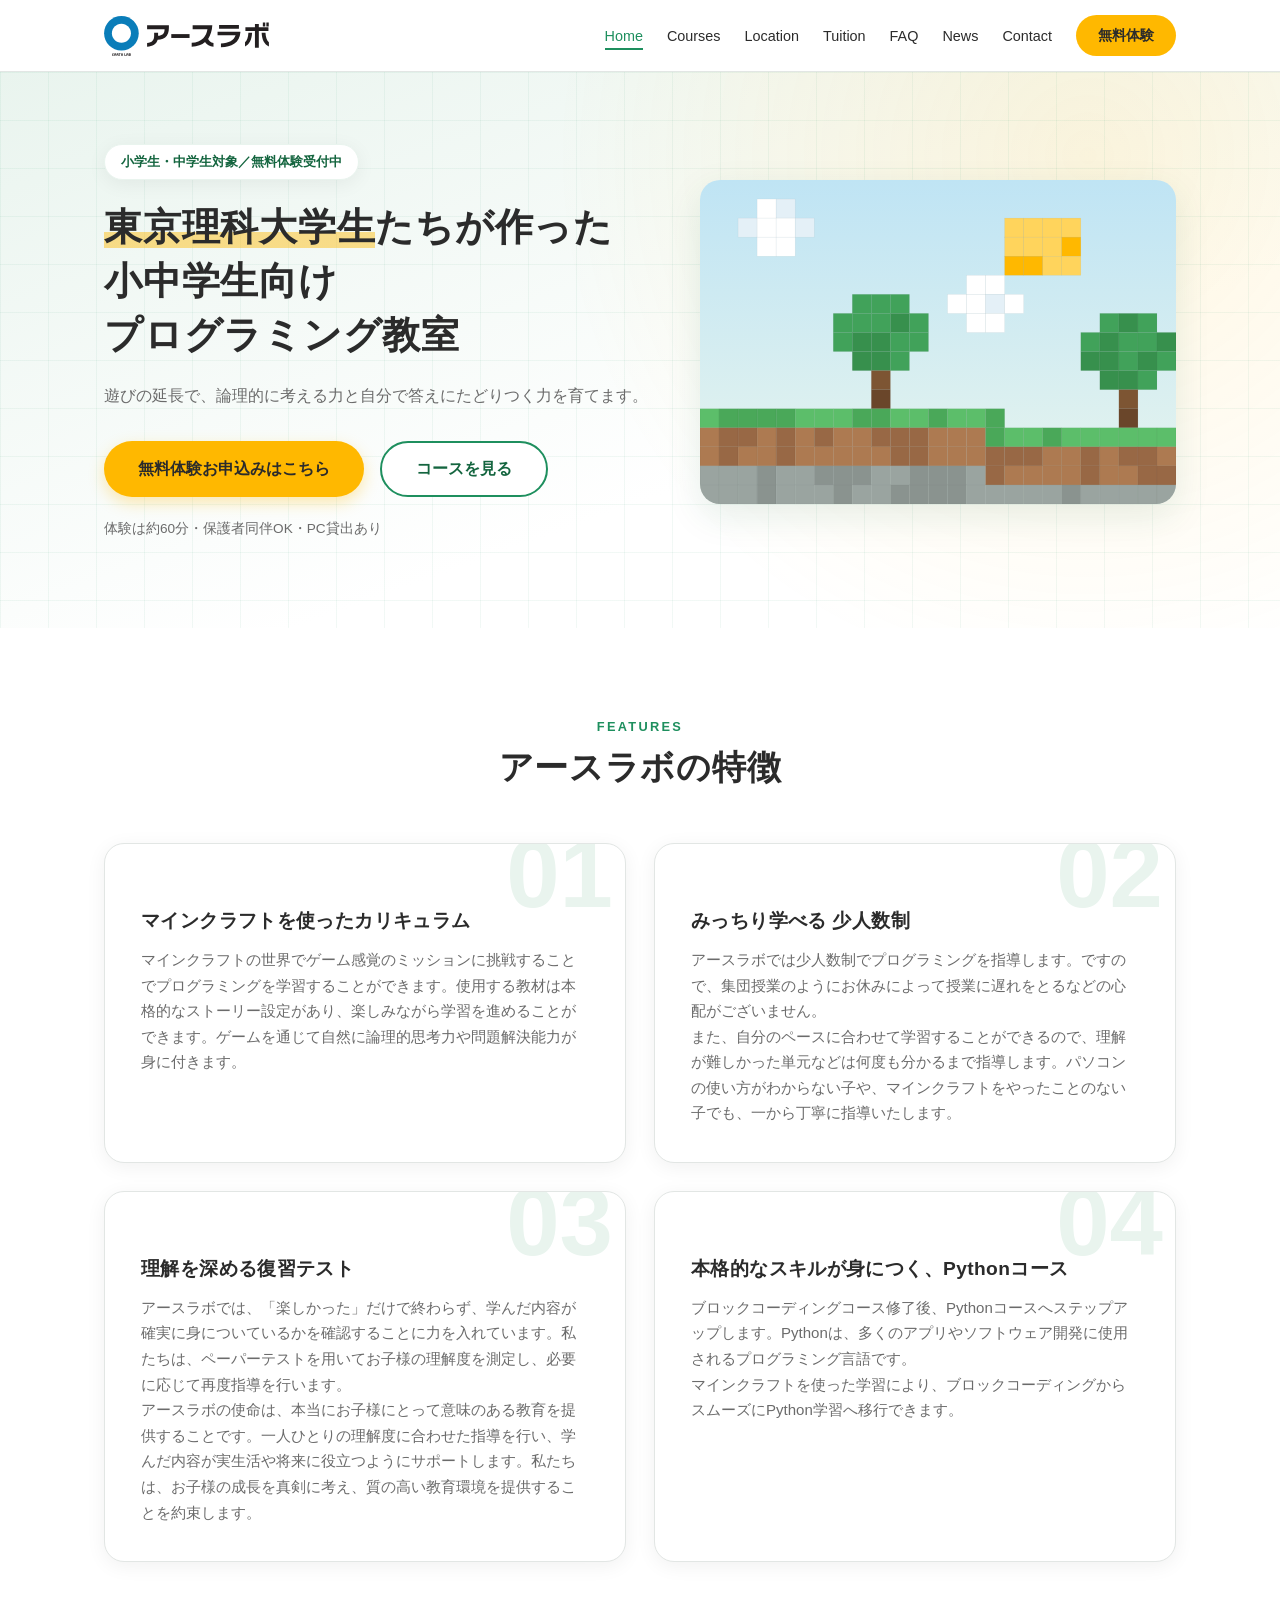
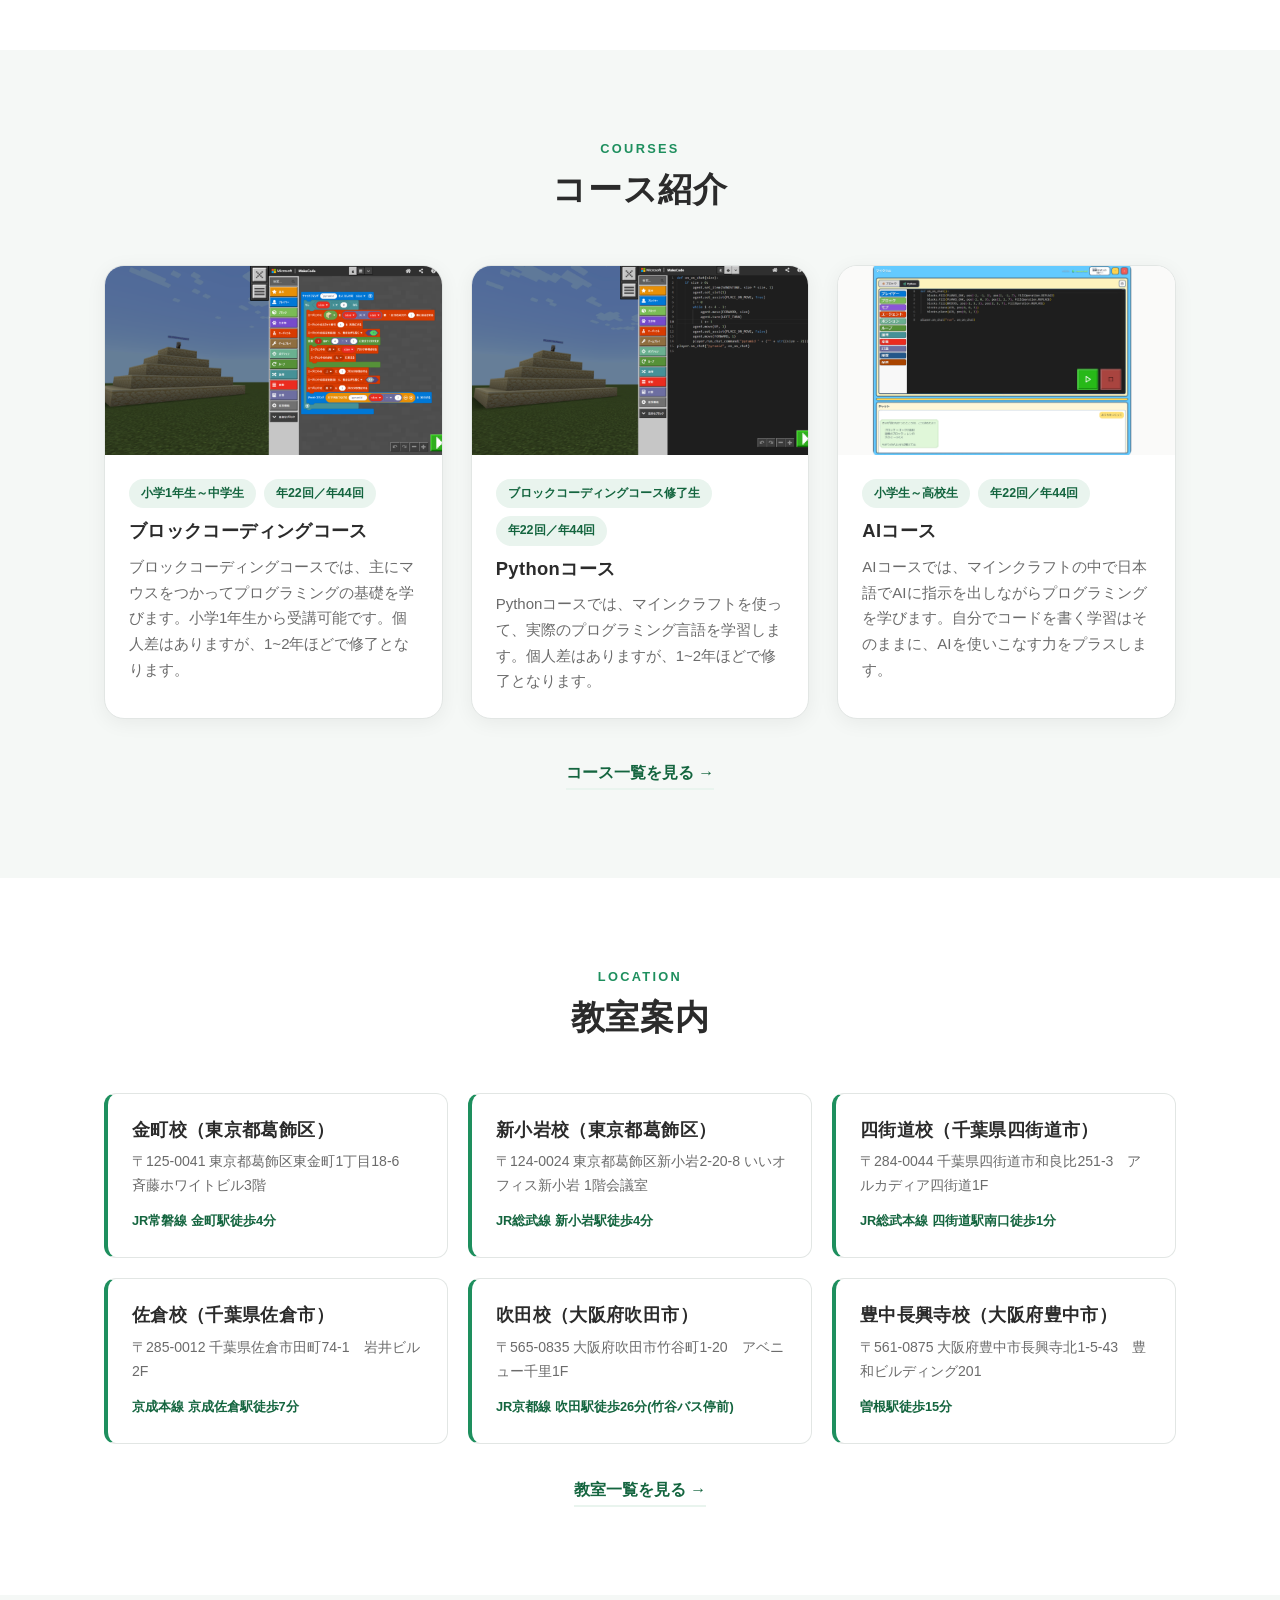
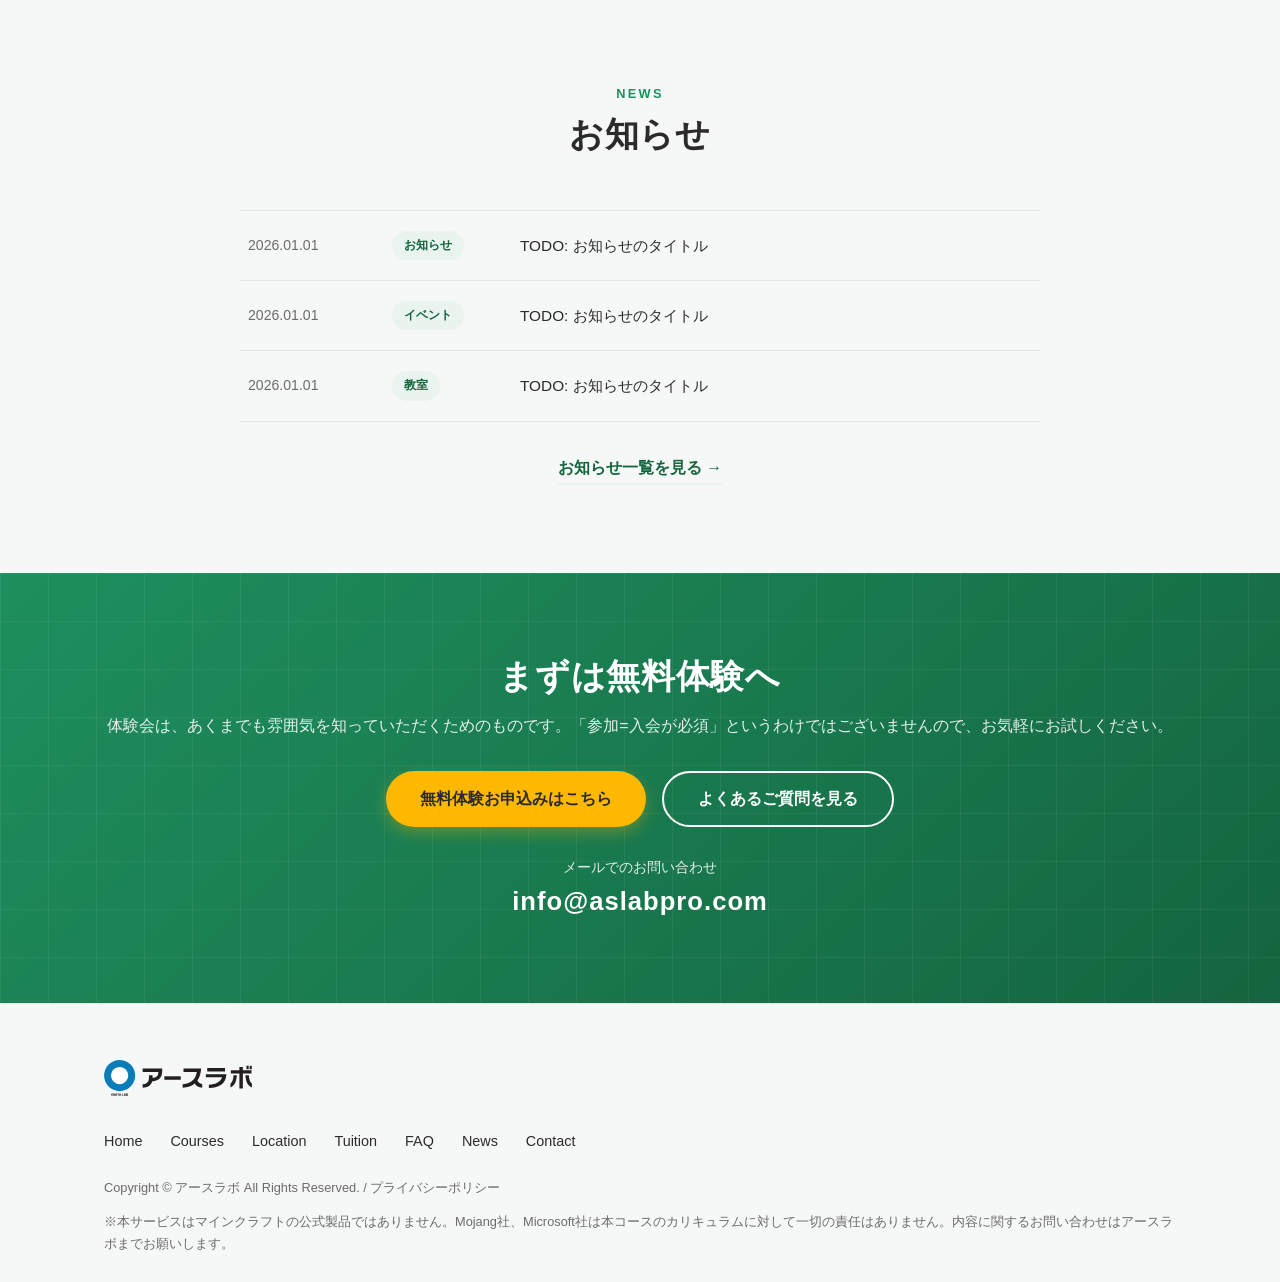
<file: index.html>
<!DOCTYPE html>
<html lang="ja">
<head>
  <meta charset="UTF-8" />
  <meta name="viewport" content="width=device-width, initial-scale=1.0" />
  <meta name="robots" content="noindex, nofollow" />
  <title>トップページ｜アースラボ</title>
  <meta name="description" content="マインクラフトで学ぶ、アースラボのプログラミングスクール。" />
  <link rel="stylesheet" href="css/reset.css" />
  <link rel="stylesheet" href="css/style.css" />
  <link rel="icon" href="images/logo/favicon.svg" type="image/svg+xml" />
  <link rel="apple-touch-icon" href="images/logo/apple-touch-icon.png" />
</head>
<body>
  <header class="site-header">
    <div class="container">
      <a href="index.html" class="site-logo"><img src="images/logo/earth-lab-logo.svg" alt="アースラボ" width="725" height="176"></a>
      <button class="nav-toggle" aria-label="メニューを開く" aria-expanded="false">
        <span></span><span></span><span></span>
      </button>
      <ul class="site-nav" role="list">
        <li><a href="index.html" aria-current="page">Home</a></li>
        <li><a href="courses.html">Courses</a></li>
        <li><a href="locations.html">Location</a></li>
        <li><a href="tuition.html">Tuition</a></li>
        <li><a href="faq.html">FAQ</a></li>
        <li><a href="news.html">News</a></li>
        <li><a href="contact.html">Contact</a></li>
      </ul>
      <a href="contact.html" class="button button--sm header-cta" data-trial-trigger>無料体験</a>
    </div>
  </header>

  <main>
    <section class="hero">
      <div class="container">
        <div class="hero__copy">
          <p class="hero__badge">小学生・中学生対象／無料体験受付中</p>
          <h1><span class="marker">東京理科大学生</span>たちが作った<br />小中学生向け<br />プログラミング教室</h1>
          <p class="hero__lead">
            遊びの延長で、論理的に考える力と自分で答えにたどりつく力を育てます。
          </p>
          <div class="hero__actions">
            <a href="contact.html" class="button" data-trial-trigger>無料体験お申込みはこちら</a>
            <a href="courses.html" class="button button--ghost">コースを見る</a>
          </div>
          <p class="hero__note">体験は約60分・保護者同伴OK・PC貸出あり</p>
        </div>
        <div class="hero__visual">
          <!-- TODO: 教室・授業風景の写真に差し替える -->
          <img src="images/hero/hero-illustration.svg" alt="ブロックで作られた風景のイラスト" />
        </div>
      </div>
    </section>

    <section class="section">
      <div class="container">
        <div class="section-head">
          <p class="section-head__en">Features</p>
          <h2 class="section-head__ja">アースラボの特徴</h2>
        </div>
        <div class="feature-grid">
          <div class="feature-card">
            <p class="feature-number">01</p>
            <h3>マインクラフトを使ったカリキュラム</h3>
            <p>マインクラフトの世界でゲーム感覚のミッションに挑戦することでプログラミングを学習することができます。使用する教材は本格的なストーリー設定があり、楽しみながら学習を進めることができます。ゲームを通じて自然に論理的思考力や問題解決能力が身に付きます。</p>
          </div>
          <div class="feature-card">
            <p class="feature-number">02</p>
            <h3>みっちり学べる 少人数制</h3>
            <p>アースラボでは少人数制でプログラミングを指導します。ですので、集団授業のようにお休みによって授業に遅れをとるなどの心配がございません。</p>
            <p>また、自分のペースに合わせて学習することができるので、理解が難しかった単元などは何度も分かるまで指導します。パソコンの使い方がわからない子や、マインクラフトをやったことのない子でも、一から丁寧に指導いたします。</p>
          </div>
          <div class="feature-card">
            <p class="feature-number">03</p>
            <h3>理解を深める復習テスト</h3>
            <p>アースラボでは、「楽しかった」だけで終わらず、学んだ内容が確実に身についているかを確認することに力を入れています。私たちは、ペーパーテストを用いてお子様の理解度を測定し、必要に応じて再度指導を行います。</p>
            <p>アースラボの使命は、本当にお子様にとって意味のある教育を提供することです。一人ひとりの理解度に合わせた指導を行い、学んだ内容が実生活や将来に役立つようにサポートします。私たちは、お子様の成長を真剣に考え、質の高い教育環境を提供することを約束します。</p>
          </div>
          <div class="feature-card">
            <p class="feature-number">04</p>
            <h3>本格的なスキルが身につく、Pythonコース</h3>
            <p>ブロックコーディングコース修了後、Pythonコースへステップアップします。Pythonは、多くのアプリやソフトウェア開発に使用されるプログラミング言語です。</p>
            <p>マインクラフトを使った学習により、ブロックコーディングからスムーズにPython学習へ移行できます。</p>
          </div>
        </div>
      </div>
    </section>

    <section class="section section--alt">
      <div class="container">
        <div class="section-head">
          <p class="section-head__en">Courses</p>
          <h2 class="section-head__ja">コース紹介</h2>
        </div>
        <div class="card-grid">
          <div class="card">
            <img src="images/courses/courses_block.png" alt="ブロックコーディングの学習画面" />
            <div class="card-body">
              <div class="tag-list">
                <span class="tag">小学1年生～中学生</span>
                <span class="tag">年22回／年44回</span>
              </div>
              <h3>ブロックコーディングコース</h3>
              <p>ブロックコーディングコースでは、主にマウスをつかってプログラミングの基礎を学びます。小学1年生から受講可能です。個人差はありますが、1~2年ほどで修了となります。</p>
            </div>
          </div>
          <div class="card">
            <img src="images/courses/courses_python.png" alt="Pythonの学習画面" />
            <div class="card-body">
              <div class="tag-list">
                <span class="tag">ブロックコーディングコース修了生</span>
                <span class="tag">年22回／年44回</span>
              </div>
              <h3>Pythonコース</h3>
              <p>Pythonコースでは、マインクラフトを使って、実際のプログラミング言語を学習します。個人差はありますが、1~2年ほどで修了となります。</p>
            </div>
          </div>
          <div class="card">
            <img src="images/courses/courses_ai.png" alt="AIコースの学習画面" />
            <div class="card-body">
              <div class="tag-list">
                <span class="tag">小学生～高校生</span>
                <span class="tag">年22回／年44回</span>
              </div>
              <h3>AIコース</h3>
              <p>AIコースでは、マインクラフトの中で日本語でAIに指示を出しながらプログラミングを学びます。自分でコードを書く学習はそのままに、AIを使いこなす力をプラスします。</p>
            </div>
          </div>
        </div>
        <p class="text-center" style="margin-top:40px;"><a href="courses.html" class="link-more">コース一覧を見る →</a></p>
      </div>
    </section>

    <section class="section">
      <div class="container">
        <div class="section-head">
          <p class="section-head__en">Location</p>
          <h2 class="section-head__ja">教室案内</h2>
        </div>
        <div class="location-grid">
          <a href="locations.html" class="location-card">
            <h3>金町校（東京都葛飾区）</h3>
            <p>〒125-0041 東京都葛飾区東金町1丁目18-6　斉藤ホワイトビル3階</p>
            <span class="station">JR常磐線 金町駅徒歩4分</span>
          </a>
          <a href="locations.html" class="location-card">
            <h3>新小岩校（東京都葛飾区）</h3>
            <p>〒124-0024 東京都葛飾区新小岩2-20-8 いいオフィス新小岩 1階会議室</p>
            <span class="station">JR総武線 新小岩駅徒歩4分</span>
          </a>
          <a href="locations.html" class="location-card">
            <h3>四街道校（千葉県四街道市）</h3>
            <p>〒284-0044 千葉県四街道市和良比251-3　アルカディア四街道1F</p>
            <span class="station">JR総武本線 四街道駅南口徒歩1分</span>
          </a>
          <a href="locations.html" class="location-card">
            <h3>佐倉校（千葉県佐倉市）</h3>
            <p>〒285-0012 千葉県佐倉市田町74-1　岩井ビル2F</p>
            <span class="station">京成本線 京成佐倉駅徒歩7分</span>
          </a>
          <a href="locations.html" class="location-card">
            <h3>吹田校（大阪府吹田市）</h3>
            <p>〒565-0835 大阪府吹田市竹谷町1-20　アベニュー千里1F</p>
            <span class="station">JR京都線 吹田駅徒歩26分(竹谷バス停前)</span>
          </a>
          <a href="locations.html" class="location-card">
            <h3>豊中長興寺校（大阪府豊中市）</h3>
            <p>〒561-0875 大阪府豊中市長興寺北1-5-43　豊和ビルディング201</p>
            <span class="station">曽根駅徒歩15分</span>
          </a>
        </div>
        <p class="text-center" style="margin-top:32px;"><a href="locations.html" class="link-more">教室一覧を見る →</a></p>
      </div>
    </section>

    <section class="section section--alt">
      <div class="container">
        <div class="section-head">
          <p class="section-head__en">News</p>
          <h2 class="section-head__ja">お知らせ</h2>
        </div>
        <ul class="news-list" role="list">
          <!-- TODO: 最新のお知らせ3件に差し替える -->
          <li class="news-item">
            <a href="news.html">
              <time datetime="2026-01-01">2026.01.01</time>
              <span class="tag">お知らせ</span>
              <span class="news-title">TODO: お知らせのタイトル</span>
            </a>
          </li>
          <li class="news-item">
            <a href="news.html">
              <time datetime="2026-01-01">2026.01.01</time>
              <span class="tag">イベント</span>
              <span class="news-title">TODO: お知らせのタイトル</span>
            </a>
          </li>
          <li class="news-item">
            <a href="news.html">
              <time datetime="2026-01-01">2026.01.01</time>
              <span class="tag">教室</span>
              <span class="news-title">TODO: お知らせのタイトル</span>
            </a>
          </li>
        </ul>
        <p class="text-center" style="margin-top:32px;"><a href="news.html" class="link-more">お知らせ一覧を見る →</a></p>
      </div>
    </section>

    <section class="cta">
      <div class="container">
        <h2>まずは無料体験へ</h2>
        <p class="cta__lead">体験会は、あくまでも雰囲気を知っていただくためのものです。「参加=入会が必須」というわけではございませんので、お気軽にお試しください。</p>
        <div class="cta__actions">
          <a href="contact.html" class="button" data-trial-trigger>無料体験お申込みはこちら</a>
          <a href="faq.html" class="button button--outline">よくあるご質問を見る</a>
        </div>
        <p class="cta__mail">
          メールでのお問い合わせ
          <a href="mailto:info@aslabpro.com">info@aslabpro.com</a>
        </p>
      </div>
    </section>
  </main>

  <footer class="site-footer">
    <div class="container">
      <a href="index.html" class="footer-logo"><img src="images/logo/earth-lab-logo.svg" alt="アースラボ" width="725" height="176"></a>
      <nav aria-label="フッターナビゲーション">
        <a href="index.html">Home</a>
        <a href="courses.html">Courses</a>
        <a href="locations.html">Location</a>
        <a href="tuition.html">Tuition</a>
        <a href="faq.html">FAQ</a>
        <a href="news.html">News</a>
        <a href="contact.html">Contact</a>
      </nav>
      <small>Copyright &copy; アースラボ All Rights Reserved. / <a href="privacy.html">プライバシーポリシー</a></small>
      <small class="disclaimer">
        ※本サービスはマインクラフトの公式製品ではありません。Mojang社、Microsoft社は本コースのカリキュラムに対して一切の責任はありません。内容に関するお問い合わせはアースラボまでお願いします。
      </small>
    </div>
  </footer>

  <script src="js/trial-schools.js?v=20260926"></script>
  <script src="js/main.js?v=20260926"></script>
</body>
</html>
</file>
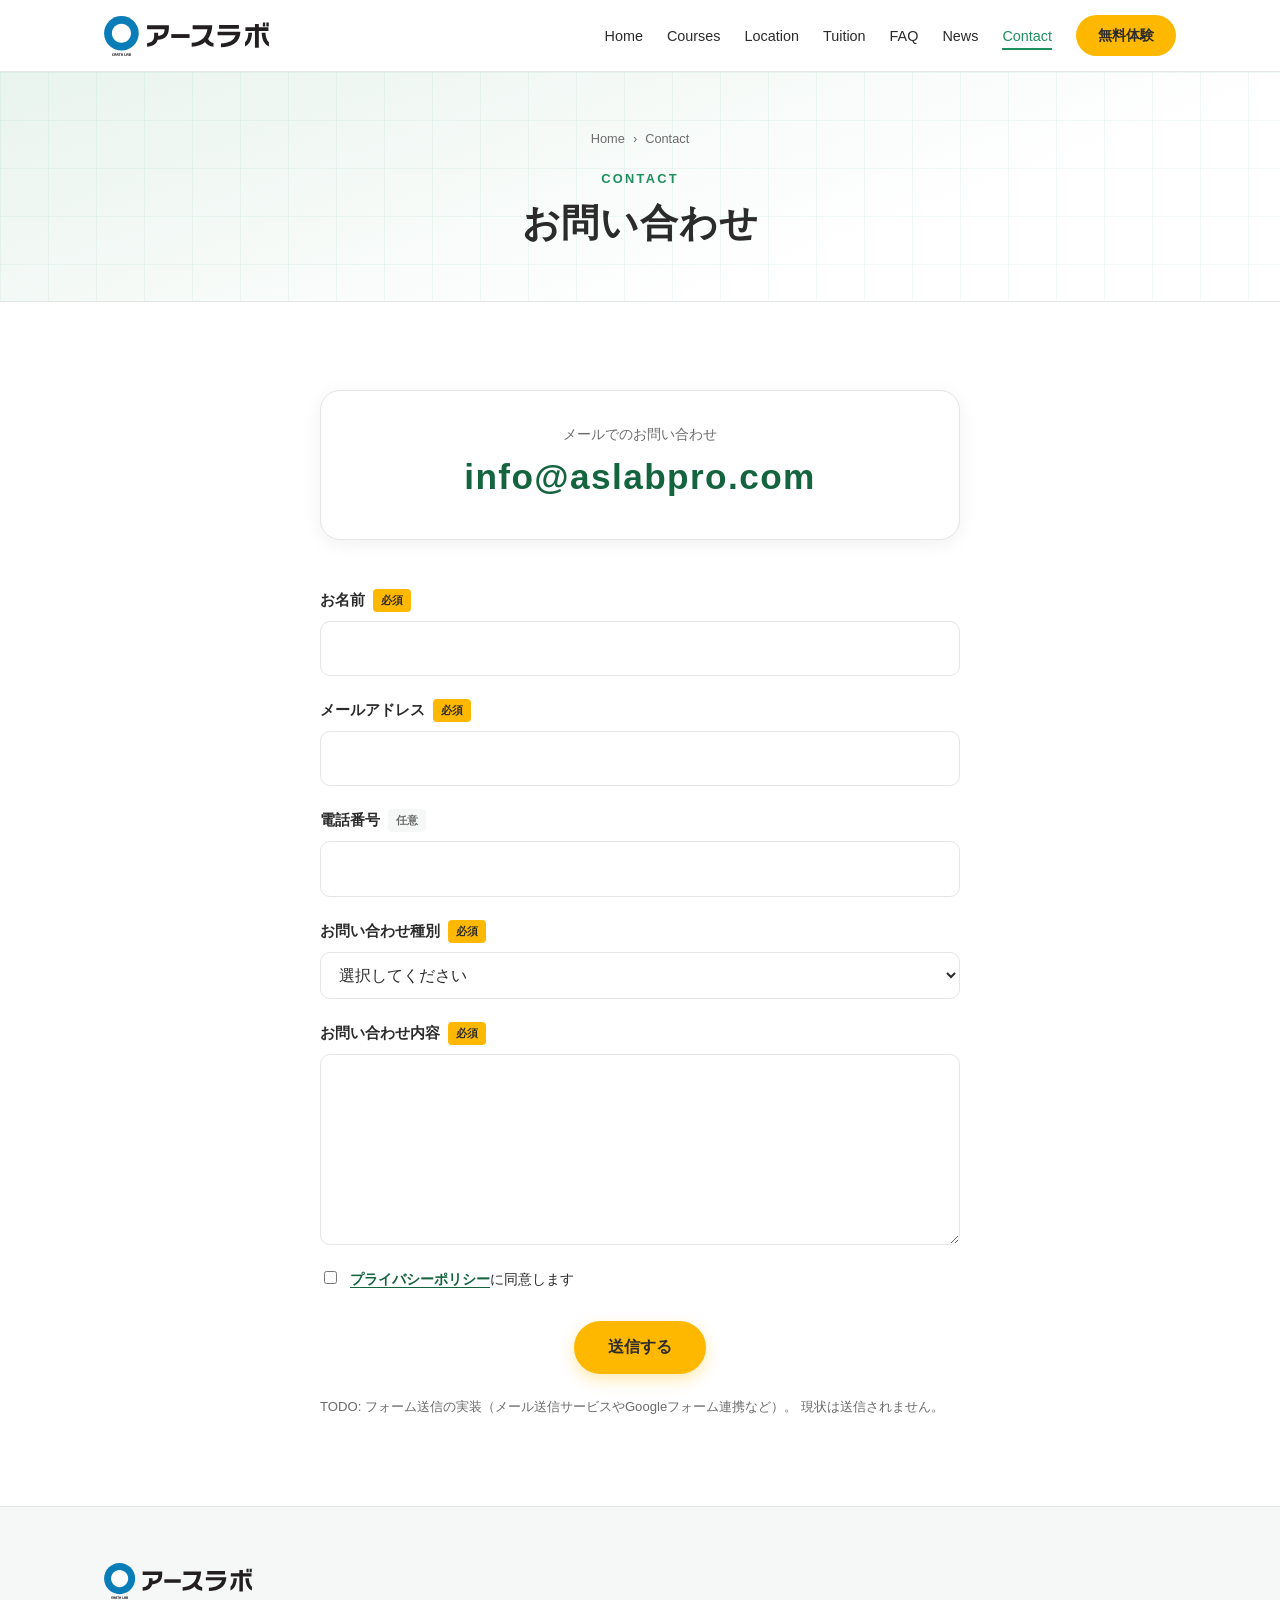
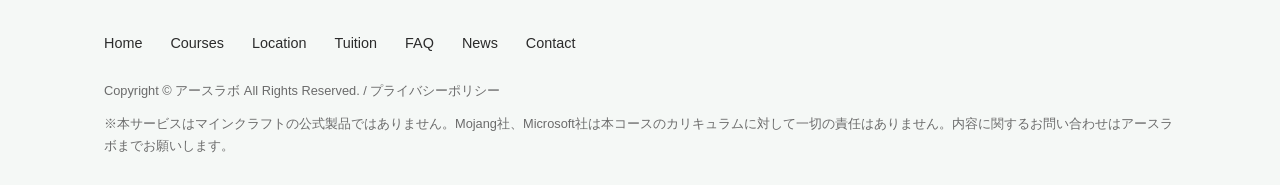
<file: contact.html>
<!DOCTYPE html>
<html lang="ja">
<head>
  <meta charset="UTF-8" />
  <meta name="viewport" content="width=device-width, initial-scale=1.0" />
  <meta name="robots" content="noindex, nofollow" />
  <title>お問い合わせ｜アースラボ</title>
  <meta name="description" content="アースラボへのお問い合わせ・無料体験のお申し込み。" />
  <link rel="stylesheet" href="css/reset.css" />
  <link rel="stylesheet" href="css/style.css" />
  <link rel="icon" href="images/logo/favicon.svg" type="image/svg+xml" />
  <link rel="apple-touch-icon" href="images/logo/apple-touch-icon.png" />
</head>
<body>
  <header class="site-header">
    <div class="container">
      <a href="index.html" class="site-logo"><img src="images/logo/earth-lab-logo.svg" alt="アースラボ" width="725" height="176"></a>
      <button class="nav-toggle" aria-label="メニューを開く" aria-expanded="false">
        <span></span><span></span><span></span>
      </button>
      <ul class="site-nav" role="list">
        <li><a href="index.html">Home</a></li>
        <li><a href="courses.html">Courses</a></li>
        <li><a href="locations.html">Location</a></li>
        <li><a href="tuition.html">Tuition</a></li>
        <li><a href="faq.html">FAQ</a></li>
        <li><a href="news.html">News</a></li>
        <li><a href="contact.html" aria-current="page">Contact</a></li>
      </ul>
      <a href="contact.html" class="button button--sm header-cta" data-trial-trigger>無料体験</a>
    </div>
  </header>

  <main>
    <section class="page-hero">
      <div class="container">
        <ol class="breadcrumb" role="list">
          <li><a href="index.html">Home</a></li>
          <li>Contact</li>
        </ol>
        <p class="page-hero__en">Contact</p>
        <h1>お問い合わせ</h1>
      </div>
    </section>

    <section class="section">
      <div class="container">
        <div class="contact-mail">
          <p class="contact-mail__label">メールでのお問い合わせ</p>
          <p class="contact-mail__address"><a href="mailto:info@aslabpro.com">info@aslabpro.com</a></p>
        </div>

        <form class="form" onsubmit="return false;">
          <div class="form-field">
            <label class="form-label" for="name">お名前<span class="badge-required">必須</span></label>
            <input type="text" id="name" name="name" autocomplete="name" required />
          </div>
          <div class="form-field">
            <label class="form-label" for="email">メールアドレス<span class="badge-required">必須</span></label>
            <input type="email" id="email" name="email" autocomplete="email" required />
          </div>
          <div class="form-field">
            <label class="form-label" for="tel">電話番号<span class="badge-optional">任意</span></label>
            <input type="tel" id="tel" name="tel" autocomplete="tel" />
          </div>
          <div class="form-field">
            <label class="form-label" for="topic">お問い合わせ種別<span class="badge-required">必須</span></label>
            <select id="topic" name="topic" required>
              <option value="">選択してください</option>
              <option>無料体験の申し込み</option>
              <option>コース・料金について</option>
              <option>教室・アクセスについて</option>
              <option>その他</option>
            </select>
          </div>
          <div class="form-field">
            <label class="form-label" for="message">お問い合わせ内容<span class="badge-required">必須</span></label>
            <textarea id="message" name="message" rows="6" required></textarea>
          </div>
          <label class="form-consent">
            <input type="checkbox" name="consent" required />
            <span><a href="privacy.html" class="link-inline" target="_blank" rel="noopener">プライバシーポリシー</a>に同意します</span>
          </label>
          <div class="form-actions">
            <button type="submit" class="button">送信する</button>
          </div>
          <p class="form-note">
            TODO: フォーム送信の実装（メール送信サービスやGoogleフォーム連携など）。
            現状は送信されません。
          </p>
        </form>
      </div>
    </section>
  </main>

  <footer class="site-footer">
    <div class="container">
      <a href="index.html" class="footer-logo"><img src="images/logo/earth-lab-logo.svg" alt="アースラボ" width="725" height="176"></a>
      <nav aria-label="フッターナビゲーション">
        <a href="index.html">Home</a>
        <a href="courses.html">Courses</a>
        <a href="locations.html">Location</a>
        <a href="tuition.html">Tuition</a>
        <a href="faq.html">FAQ</a>
        <a href="news.html">News</a>
        <a href="contact.html">Contact</a>
      </nav>
      <small>Copyright &copy; アースラボ All Rights Reserved. / <a href="privacy.html">プライバシーポリシー</a></small>
      <small class="disclaimer">
        ※本サービスはマインクラフトの公式製品ではありません。Mojang社、Microsoft社は本コースのカリキュラムに対して一切の責任はありません。内容に関するお問い合わせはアースラボまでお願いします。
      </small>
    </div>
  </footer>

  <script src="js/trial-schools.js?v=20260926"></script>
  <script src="js/main.js?v=20260926"></script>
</body>
</html>
</file>
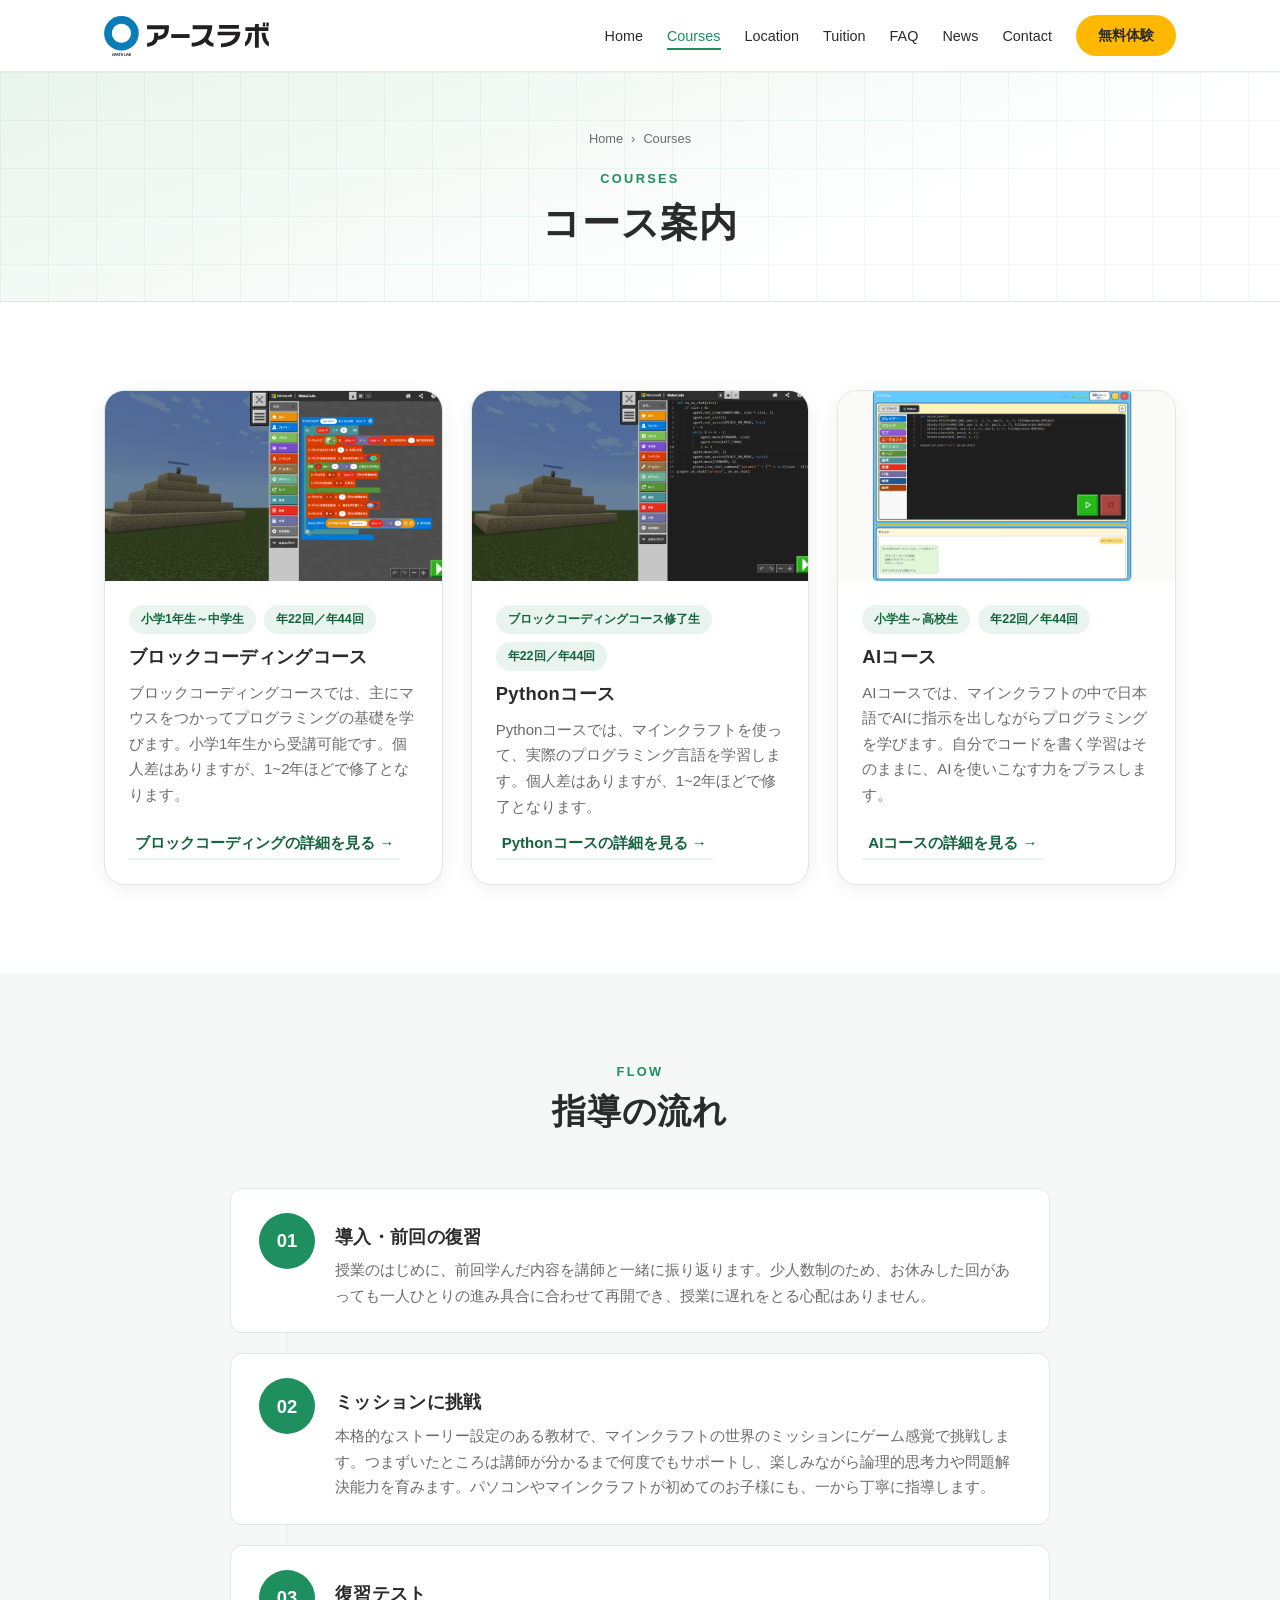
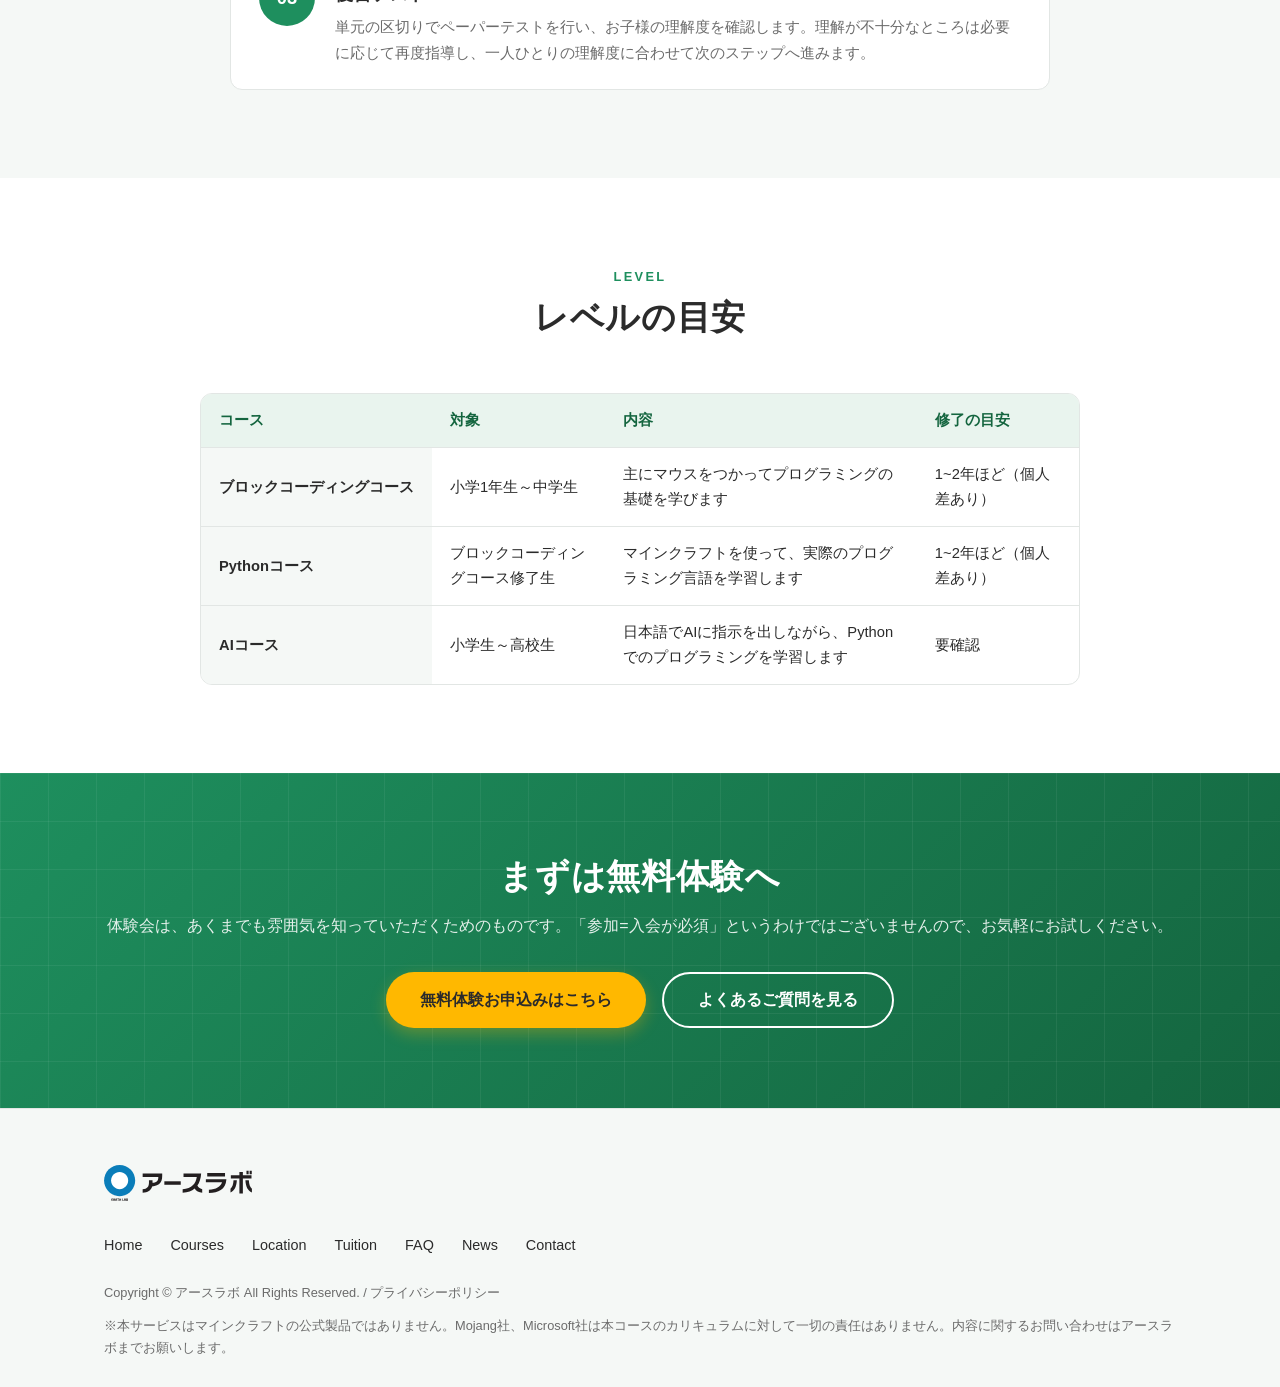
<file: courses.html>
<!DOCTYPE html>
<html lang="ja">
<head>
  <meta charset="UTF-8" />
  <meta name="viewport" content="width=device-width, initial-scale=1.0" />
  <meta name="robots" content="noindex, nofollow" />
  <title>コース案内｜アースラボ</title>
  <meta name="description" content="アースラボのカリキュラム・指導形態のご案内。" />
  <link rel="stylesheet" href="css/reset.css" />
  <link rel="stylesheet" href="css/style.css" />
  <link rel="icon" href="images/logo/favicon.svg" type="image/svg+xml" />
  <link rel="apple-touch-icon" href="images/logo/apple-touch-icon.png" />
</head>
<body>
  <header class="site-header">
    <div class="container">
      <a href="index.html" class="site-logo"><img src="images/logo/earth-lab-logo.svg" alt="アースラボ" width="725" height="176"></a>
      <button class="nav-toggle" aria-label="メニューを開く" aria-expanded="false">
        <span></span><span></span><span></span>
      </button>
      <ul class="site-nav" role="list">
        <li><a href="index.html">Home</a></li>
        <li><a href="courses.html" aria-current="page">Courses</a></li>
        <li><a href="locations.html">Location</a></li>
        <li><a href="tuition.html">Tuition</a></li>
        <li><a href="faq.html">FAQ</a></li>
        <li><a href="news.html">News</a></li>
        <li><a href="contact.html">Contact</a></li>
      </ul>
      <a href="contact.html" class="button button--sm header-cta" data-trial-trigger>無料体験</a>
    </div>
  </header>

  <main>
    <section class="page-hero">
      <div class="container">
        <ol class="breadcrumb" role="list">
          <li><a href="index.html">Home</a></li>
          <li>Courses</li>
        </ol>
        <p class="page-hero__en">Courses</p>
        <h1>コース案内</h1>
      </div>
    </section>

    <section class="section">
      <div class="container">
        <div class="card-grid">
          <div class="card card--clickable">
            <img src="images/courses/courses_block.png" alt="ブロックコーディングの学習画面" />
            <div class="card-body">
              <div class="tag-list">
                <span class="tag">小学1年生～中学生</span>
                <span class="tag">年22回／年44回</span>
              </div>
              <h3>ブロックコーディングコース</h3>
              <p>ブロックコーディングコースでは、主にマウスをつかってプログラミングの基礎を学びます。小学1年生から受講可能です。個人差はありますが、1~2年ほどで修了となります。</p>
              <button type="button" class="card__more" data-modal-open="block-course-modal" aria-haspopup="dialog">ブロックコーディングの詳細を見る</button>
            </div>
          </div>
          <div class="card card--clickable">
            <img src="images/courses/courses_python.png" alt="Pythonの学習画面" />
            <div class="card-body">
              <div class="tag-list">
                <span class="tag">ブロックコーディングコース修了生</span>
                <span class="tag">年22回／年44回</span>
              </div>
              <h3>Pythonコース</h3>
              <p>Pythonコースでは、マインクラフトを使って、実際のプログラミング言語を学習します。個人差はありますが、1~2年ほどで修了となります。</p>
              <button type="button" class="card__more" data-modal-open="python-course-modal" aria-haspopup="dialog">Pythonコースの詳細を見る</button>
            </div>
          </div>
          <div class="card card--clickable">
            <img src="images/courses/courses_ai.png" alt="AIコースの学習画面" />
            <div class="card-body">
              <div class="tag-list">
                <!-- TODO: AIコースの対象・回数を確定 -->
                <span class="tag">小学生～高校生</span>
                <span class="tag">年22回／年44回</span>
              </div>
              <h3>AIコース</h3>
              <p>AIコースでは、マインクラフトの中で日本語でAIに指示を出しながらプログラミングを学びます。自分でコードを書く学習はそのままに、AIを使いこなす力をプラスします。</p>
              <button type="button" class="card__more" data-modal-open="ai-course-modal" aria-haspopup="dialog">AIコースの詳細を見る</button>
            </div>
          </div>
        </div>
      </div>
    </section>

    <section class="section section--alt">
      <div class="container">
        <div class="section-head">
          <p class="section-head__en">Flow</p>
          <h2 class="section-head__ja">指導の流れ</h2>
        </div>
        <ol class="step-list" role="list">
          <li class="step-item">
            <p class="step-item__num">01</p>
            <div>
              <h3>導入・前回の復習</h3>
              <p>授業のはじめに、前回学んだ内容を講師と一緒に振り返ります。少人数制のため、お休みした回があっても一人ひとりの進み具合に合わせて再開でき、授業に遅れをとる心配はありません。</p>
            </div>
          </li>
          <li class="step-item">
            <p class="step-item__num">02</p>
            <div>
              <h3>ミッションに挑戦</h3>
              <p>本格的なストーリー設定のある教材で、マインクラフトの世界のミッションにゲーム感覚で挑戦します。つまずいたところは講師が分かるまで何度でもサポートし、楽しみながら論理的思考力や問題解決能力を育みます。パソコンやマインクラフトが初めてのお子様にも、一から丁寧に指導します。</p>
            </div>
          </li>
          <li class="step-item">
            <p class="step-item__num">03</p>
            <div>
              <h3>復習テスト</h3>
              <p>単元の区切りでペーパーテストを行い、お子様の理解度を確認します。理解が不十分なところは必要に応じて再度指導し、一人ひとりの理解度に合わせて次のステップへ進みます。</p>
            </div>
          </li>
        </ol>
      </div>
    </section>

    <section class="section">
      <div class="container">
        <div class="section-head">
          <p class="section-head__en">Level</p>
          <h2 class="section-head__ja">レベルの目安</h2>
        </div>
        <div class="table-wrap" style="max-width:880px;margin-inline:auto;">
          <table class="data-table">
            <thead>
              <tr><th>コース</th><th>対象</th><th>内容</th><th>修了の目安</th></tr>
            </thead>
            <tbody>
              <tr><th>ブロックコーディングコース</th><td>小学1年生～中学生</td><td>主にマウスをつかってプログラミングの基礎を学びます</td><td>1~2年ほど（個人差あり）</td></tr>
              <tr><th>Pythonコース</th><td>ブロックコーディングコース修了生</td><td>マインクラフトを使って、実際のプログラミング言語を学習します</td><td>1~2年ほど（個人差あり）</td></tr>
              <!-- TODO: AIコースの対象・修了の目安を確定 -->
              <tr><th>AIコース</th><td>小学生～高校生</td><td>日本語でAIに指示を出しながら、Pythonでのプログラミングを学習します</td><td>要確認</td></tr>
            </tbody>
          </table>
        </div>
        <p class="table-hint">← 横にスクロールできます</p>
      </div>
    </section>

    <section class="cta">
      <div class="container">
        <h2>まずは無料体験へ</h2>
        <p class="cta__lead">体験会は、あくまでも雰囲気を知っていただくためのものです。「参加=入会が必須」というわけではございませんので、お気軽にお試しください。</p>
        <div class="cta__actions">
          <a href="contact.html" class="button" data-trial-trigger>無料体験お申込みはこちら</a>
          <a href="faq.html" class="button button--outline">よくあるご質問を見る</a>
        </div>
      </div>
    </section>
  </main>

  <footer class="site-footer">
    <div class="container">
      <a href="index.html" class="footer-logo"><img src="images/logo/earth-lab-logo.svg" alt="アースラボ" width="725" height="176"></a>
      <nav aria-label="フッターナビゲーション">
        <a href="index.html">Home</a>
        <a href="courses.html">Courses</a>
        <a href="locations.html">Location</a>
        <a href="tuition.html">Tuition</a>
        <a href="faq.html">FAQ</a>
        <a href="news.html">News</a>
        <a href="contact.html">Contact</a>
      </nav>
      <small>Copyright &copy; アースラボ All Rights Reserved. / <a href="privacy.html">プライバシーポリシー</a></small>
      <small class="disclaimer">
        ※本サービスはマインクラフトの公式製品ではありません。Mojang社、Microsoft社は本コースのカリキュラムに対して一切の責任はありません。内容に関するお問い合わせはアースラボまでお願いします。
      </small>
    </div>
  </footer>

  <!-- ブロックコーディングコース詳細（ブロックコーディングコースのカードを押すと表示） -->
  <div class="trial-modal course-modal" id="block-course-modal" hidden>
    <div class="trial-modal__overlay" data-modal-close></div>
    <div class="trial-modal__panel" role="dialog" aria-modal="true" aria-labelledby="block-course-modal-title">
      <button type="button" class="trial-modal__close" data-modal-close aria-label="閉じる"></button>
      <p class="trial-modal__en">Block Coding Course</p>
      <h2 class="trial-modal__title" id="block-course-modal-title">ブロックコーディングコースについて</h2>
      <div class="prose">
        <p>ブロックコーディングコースでは、主にマウスをつかってプログラミングの基礎を学びます。小学1年生から受講可能です。個人差はありますが、1~2年ほどで修了となります。</p>
      </div>

      <h3 class="course-modal__heading">ブロックコーディングコースの特長</h3>
      <div class="course-point">
        <h4 class="course-point__title"><span class="course-point__num">1</span>マインクラフトを使ったカリキュラム</h4>
        <p>マイクラの世界でゲーム感覚のミッションに挑戦することで、プログラミングを学習することができます。使用する教材は本格的なストーリー設定があり、<span class="marker">楽しみながら学習を進める</span>ことができます。ゲームを通じて、自然に論理的思考力や問題解決能力が身に付きます。</p>
        <figure class="course-point__figure">
          <img src="images/courses/courses_block.png" alt="マインクラフトでブロックを組み合わせてプログラミングしている画面" width="1040" height="554" loading="lazy" />
          <figcaption><strong>実際のプログラミング学習の画面</strong>「マインクラフト」を使ったカリキュラムで楽しく学べます</figcaption>
        </figure>
      </div>
      <div class="course-point">
        <h4 class="course-point__title"><span class="course-point__num">2</span>みっちり学べる少人数制</h4>
        <p>アースラボでは<span class="marker">少人数制</span>でプログラミングを指導します。集団授業のようにお休みによって授業に遅れをとる心配がありません。また、自分のペースに合わせて学習することができるので、理解が難しかった単元は<span class="marker">何度でもわかるまで</span>指導します。</p>
      </div>
      <div class="course-point">
        <h4 class="course-point__title"><span class="course-point__num">3</span>理解を深める復習テスト</h4>
        <p>アースラボでは、「楽しかった」だけで終わらず、学んだ内容が身についているかをテストで確認します。<span class="marker">ペーパーテスト</span>により理解度を測定し、不足があれば再度指導します。復習テストを通じて、確実に基礎力を固め、次のステップへ進む準備を整えます。</p>
        <figure class="course-point__figure course-point__figure--narrow">
          <img src="images/courses/paper_test.png" alt="マインクラフトの画面とブロックのプログラムを見て、正しいものを選ぶペーパーテストの問題" width="398" height="400" loading="lazy" />
          <figcaption><strong>ペーパーテスト</strong></figcaption>
        </figure>
      </div>
      <div class="course-point">
        <h4 class="course-point__title"><span class="course-point__num">4</span>テキストコーディングのPythonコースへ</h4>
        <p>ブロックコーディングコース修了後、<span class="marker">Pythonコース</span>へステップアップします。Pythonは、多くのアプリやソフトウェア開発に使用されるプログラミング言語です。マインクラフトを使った学習により、ブロックコーディングから<span class="marker">スムーズに</span>Python学習へ移行できます。</p>
      </div>
    </div>
  </div>

  <!-- Pythonコース詳細（Pythonコースのカードを押すと表示） -->
  <div class="trial-modal course-modal" id="python-course-modal" hidden>
    <div class="trial-modal__overlay" data-modal-close></div>
    <div class="trial-modal__panel" role="dialog" aria-modal="true" aria-labelledby="python-course-modal-title">
      <button type="button" class="trial-modal__close" data-modal-close aria-label="閉じる"></button>
      <p class="trial-modal__en">Python Course</p>
      <h2 class="trial-modal__title" id="python-course-modal-title">Pythonコースについて</h2>
      <div class="prose">
        <p>ブロックコーディングコース修了後、テキストコーディングのPythonコースへステップアップします。Pythonは、多くのアプリやソフトウェア開発に使用されるプログラミング言語です。マインクラフトを使った学習により、ブロックコーディングからスムーズにPython学習へ移行できます。個人差はありますが、1~2年ほどで修了となります。</p>
      </div>

      <h3 class="course-modal__heading">Pythonコースの特長</h3>
      <div class="course-point">
        <h4 class="course-point__title"><span class="course-point__num">1</span>マインクラフトを使ったカリキュラム</h4>
        <p>マイクラの世界でゲーム感覚のミッションに挑戦することで、プログラミングを学習することができます。使用する教材は本格的なストーリー設定があり、<span class="marker">楽しみながら学習を進める</span>ことができます。ゲームを通じて、自然に論理的思考力や問題解決能力が身に付きます。</p>
        <figure class="course-point__figure">
          <img src="images/courses/courses_python.png" alt="マインクラフトでPythonのプログラムを書いている画面" width="1038" height="554" loading="lazy" />
          <figcaption><strong>実際のプログラミング学習の画面</strong>「マインクラフト」を使ったカリキュラムで楽しく学べます</figcaption>
        </figure>
      </div>
      <div class="course-point">
        <h4 class="course-point__title"><span class="course-point__num">2</span>みっちり学べる少人数制</h4>
        <p>アースラボでは<span class="marker">少人数制</span>でプログラミングを指導します。集団授業のようにお休みによって授業に遅れをとる心配がありません。また、自分のペースに合わせて学習することができるので、理解が難しかった単元は<span class="marker">何度でもわかるまで</span>指導します。</p>
      </div>
      <div class="course-point">
        <h4 class="course-point__title"><span class="course-point__num">3</span>理解を深める復習テスト</h4>
        <p>アースラボでは、「楽しかった」だけで終わらず、学んだ内容が身についているかをテストで確認します。<span class="marker">ペーパーテスト</span>により理解度を測定し、不足があれば再度指導します。復習テストを通じて、確実に基礎力を固め、次のステップへ進む準備を整えます。</p>
      </div>
    </div>
  </div>

  <!-- AIコース詳細（AIコースのカードを押すと表示） -->
  <div class="trial-modal course-modal" id="ai-course-modal" hidden>
    <div class="trial-modal__overlay" data-modal-close></div>
    <div class="trial-modal__panel" role="dialog" aria-modal="true" aria-labelledby="ai-course-modal-title">
      <button type="button" class="trial-modal__close" data-modal-close aria-label="閉じる"></button>
      <p class="trial-modal__en">AI Course</p>
      <h2 class="trial-modal__title" id="ai-course-modal-title">AIコースについて</h2>
      <div class="prose">
        <p>AIコースでは、「自分でプログラムを書く」「AIに指示してプログラムを書いてもらう」「AIが書いたプログラムを読んで直す」の3つを組み合わせて学習します。使用する言語はPythonで、ブロック表示にも切り替えられるため、プログラミングが初めてのお子様も段階的に取り組めます。</p>
        <p>AIに指示を出すだけでは先に進めない教材設計になっており、内容を理解しないと越えられない場面が用意されています。AIに頼りきりになるのではなく、AIへの指示を考えること自体が「考える力」のトレーニングになります。</p>
      </div>

      <h3 class="course-modal__heading">AIコースで身につく5つの力</h3>
      <div class="feature-grid">
        <div class="feature-card">
          <p class="feature-number">01</p>
          <h3>頭の中を言葉にする力</h3>
          <p>作りたいものを思いついても、頭の中のイメージはそのままでは相手に伝わりません。それを言葉に置き換える作業から、毎回の学習が始まります。</p>
        </div>
        <div class="feature-card">
          <p class="feature-number">02</p>
          <h3>具体的に伝える力</h3>
          <p>AIへの指示は「かっこいい家」だけでは伝わりません。数や材料の名前、場所を入れないと伝わらないことが、使ううちに分かってきます。</p>
        </div>
        <div class="feature-card">
          <p class="feature-number">03</p>
          <h3>伝え忘れに気づく力</h3>
          <p>AIからは「こう決めたよ」と、何を伝え忘れたのかが一覧で返ってきます。自分の考えを見直す練習になります。</p>
        </div>
        <div class="feature-card">
          <p class="feature-number">04</p>
          <h3>自分が書いていないものを読む力</h3>
          <p>AIが書いたプログラムを読み、どこが何をしているのかを確かめます。</p>
        </div>
        <div class="feature-card">
          <p class="feature-number">05</p>
          <h3>うまくいかないときに、直す力</h3>
          <p>思ったものと違うものが出てくるのは当たり前。一度で決まらないことが前提の学習なので、やり直しを失敗ではなく手順として受け止められるようになります。</p>
        </div>
      </div>

      <h3 class="course-modal__heading">AIコースの授業の進め方</h3>
      <ol class="step-list" role="list">
        <li class="step-item">
          <p class="step-item__num">01</p>
          <div>
            <h3>日本語でAIに指示を出す</h3>
            <p>マインクラフトの世界で作りたいものを、日本語でAIに伝えます。</p>
          </div>
        </li>
        <li class="step-item">
          <p class="step-item__num">02</p>
          <div>
            <h3>AIがプログラムを作って実行</h3>
            <p>AIが指示をもとにプログラムを作り、マインクラフトの中で実行します。結果は目の前ですぐに確認できます。</p>
          </div>
        </li>
        <li class="step-item">
          <p class="step-item__num">03</p>
          <div>
            <h3>足りなかった指示に気づく</h3>
            <p>最初から思い通りになることはほとんどありません。AIが自分で決めた内容を確認し、どこが伝わっていなかったのかを見つけます。</p>
          </div>
        </li>
        <li class="step-item">
          <p class="step-item__num">04</p>
          <div>
            <h3>指示を言い直して、もう一度</h3>
            <p>より具体的な指示に直して再挑戦します。このくり返しの中で、「伝える→確かめる→直す」力が自然と身につきます。</p>
          </div>
        </li>
      </ol>
      <p class="note"><strong>AIと手作業の使い分けも学びます</strong>同じ形をたくさん並べる・大きな建物を作るといった作業はAIが得意ですが、1か所だけの修正や細かな調整は自分で直したほうが早いこともあります。場面に応じて使い分ける感覚も身につけます。</p>
    </div>
  </div>

  <script src="js/trial-schools.js?v=20260926"></script>
  <script src="js/main.js?v=20260926"></script>
</body>
</html>
</file>
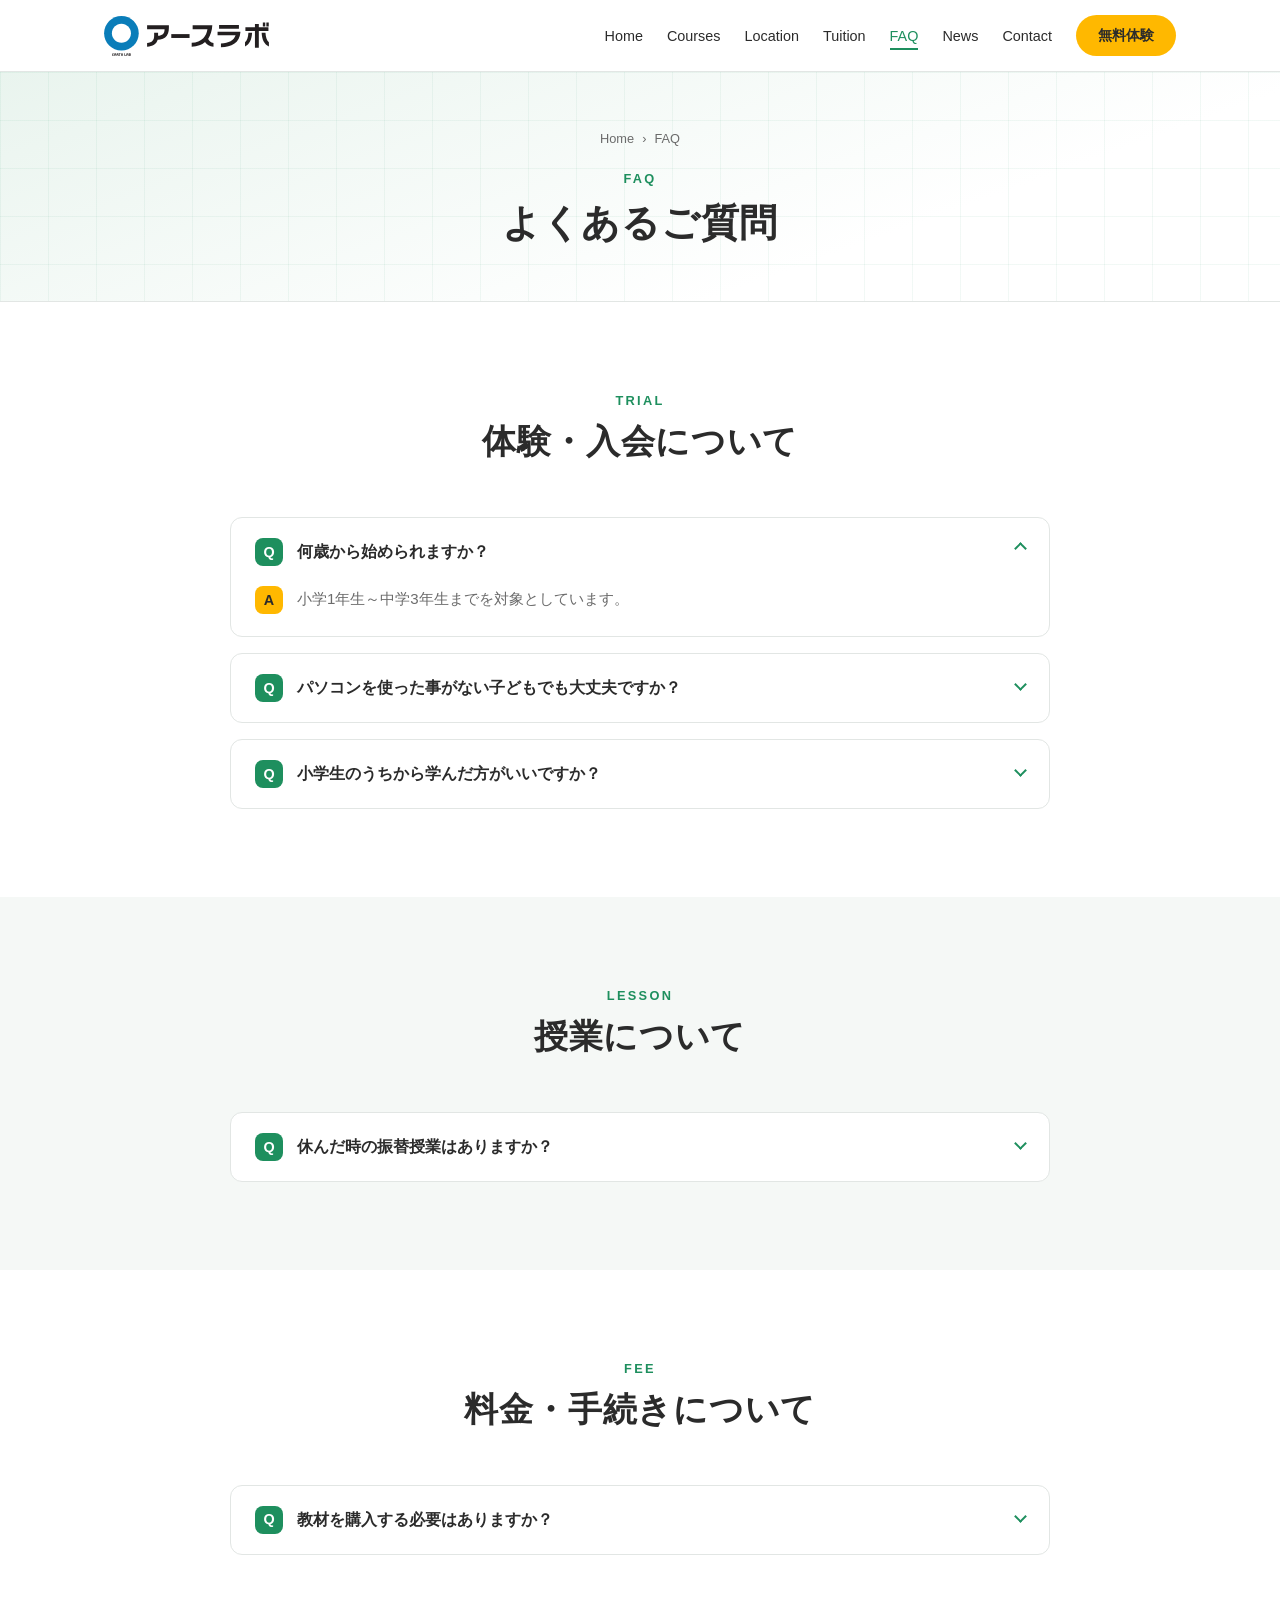
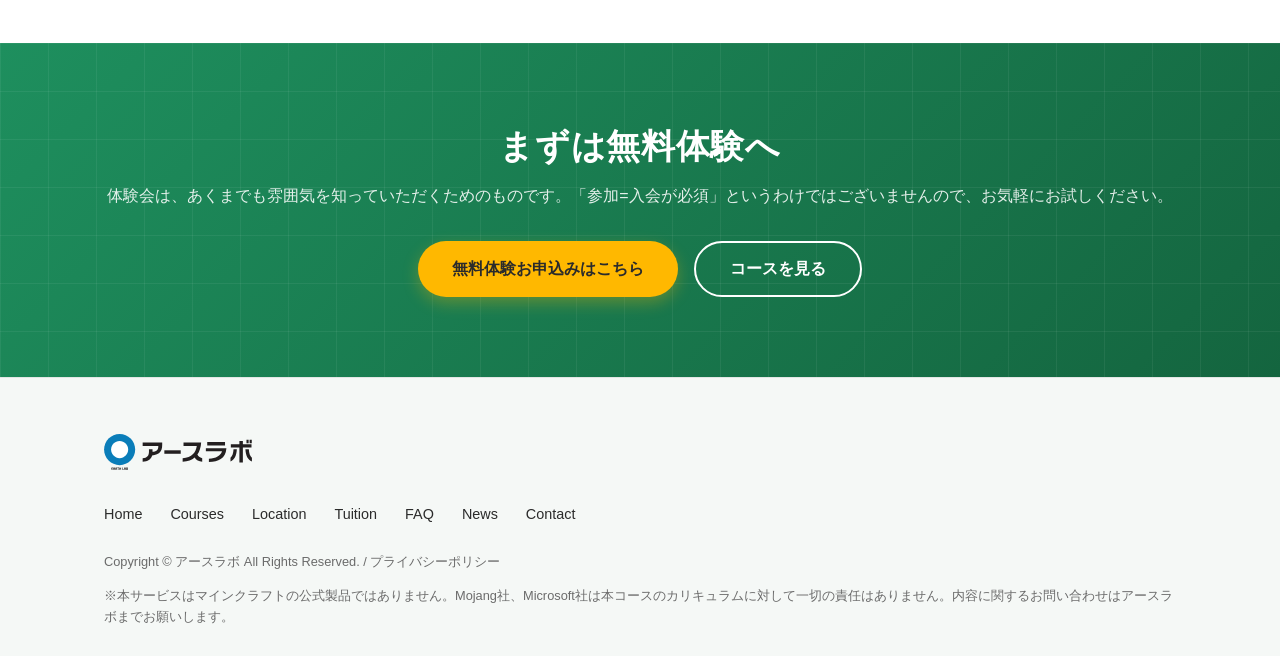
<file: faq.html>
<!DOCTYPE html>
<html lang="ja">
<head>
  <meta charset="UTF-8" />
  <meta name="viewport" content="width=device-width, initial-scale=1.0" />
  <meta name="robots" content="noindex, nofollow" />
  <title>よくある質問｜アースラボ</title>
  <meta name="description" content="アースラボによくいただくご質問と回答。" />
  <link rel="stylesheet" href="css/reset.css" />
  <link rel="stylesheet" href="css/style.css" />
  <link rel="icon" href="images/logo/favicon.svg" type="image/svg+xml" />
  <link rel="apple-touch-icon" href="images/logo/apple-touch-icon.png" />
</head>
<body>
  <header class="site-header">
    <div class="container">
      <a href="index.html" class="site-logo"><img src="images/logo/earth-lab-logo.svg" alt="アースラボ" width="725" height="176"></a>
      <button class="nav-toggle" aria-label="メニューを開く" aria-expanded="false">
        <span></span><span></span><span></span>
      </button>
      <ul class="site-nav" role="list">
        <li><a href="index.html">Home</a></li>
        <li><a href="courses.html">Courses</a></li>
        <li><a href="locations.html">Location</a></li>
        <li><a href="tuition.html">Tuition</a></li>
        <li><a href="faq.html" aria-current="page">FAQ</a></li>
        <li><a href="news.html">News</a></li>
        <li><a href="contact.html">Contact</a></li>
      </ul>
      <a href="contact.html" class="button button--sm header-cta" data-trial-trigger>無料体験</a>
    </div>
  </header>

  <main>
    <section class="page-hero">
      <div class="container">
        <ol class="breadcrumb" role="list">
          <li><a href="index.html">Home</a></li>
          <li>FAQ</li>
        </ol>
        <p class="page-hero__en">FAQ</p>
        <h1>よくあるご質問</h1>
      </div>
    </section>

    <section class="section">
      <div class="container">
        <div class="section-head">
          <p class="section-head__en">Trial</p>
          <h2 class="section-head__ja">体験・入会について</h2>
        </div>
        <div class="faq-list">
          <details class="faq-item" open>
            <summary>何歳から始められますか？</summary>
            <p class="faq-answer">小学1年生～中学3年生までを対象としています。</p>
          </details>
          <details class="faq-item">
            <summary>パソコンを使った事がない子どもでも大丈夫ですか？</summary>
            <p class="faq-answer">問題ございません。パソコンを初めて使う子にも電源のつけ方、マウスの使い方から丁寧に教えていきます。みなさんすぐに慣れるのでご安心ください。</p>
          </details>
          <details class="faq-item">
            <summary>小学生のうちから学んだ方がいいですか？</summary>
            <p class="faq-answer">はい。基礎学習は慣れるのが早く、苦手意識を持ちにくい小学生からの学習を推奨しています。またプログラミング的思考や表現等を小学生のうちに学び、習慣化し定着させることでその後の勉強や生活に大きく役に立ちます。</p>
          </details>
        </div>
      </div>
    </section>

    <section class="section section--alt">
      <div class="container">
        <div class="section-head">
          <p class="section-head__en">Lesson</p>
          <h2 class="section-head__ja">授業について</h2>
        </div>
        <div class="faq-list">
          <details class="faq-item">
            <summary>休んだ時の振替授業はありますか？</summary>
            <p class="faq-answer">基本的にはございます。ご都合の良い日から振替する日をご選択いただけます。ただし、当日の欠席連絡と無断欠席の場合の振替は受け付けておりません。</p>
          </details>
        </div>
      </div>
    </section>

    <section class="section">
      <div class="container">
        <div class="section-head">
          <p class="section-head__en">Fee</p>
          <h2 class="section-head__ja">料金・手続きについて</h2>
        </div>
        <div class="faq-list">
          <details class="faq-item">
            <summary>教材を購入する必要はありますか？</summary>
            <p class="faq-answer">ございません。また、途中で発生する費用も一切ございません。</p>
          </details>
        </div>
      </div>
    </section>

    <section class="cta">
      <div class="container">
        <h2>まずは無料体験へ</h2>
        <p class="cta__lead">体験会は、あくまでも雰囲気を知っていただくためのものです。「参加=入会が必須」というわけではございませんので、お気軽にお試しください。</p>
        <div class="cta__actions">
          <a href="contact.html" class="button" data-trial-trigger>無料体験お申込みはこちら</a>
          <a href="courses.html" class="button button--outline">コースを見る</a>
        </div>
      </div>
    </section>
  </main>

  <footer class="site-footer">
    <div class="container">
      <a href="index.html" class="footer-logo"><img src="images/logo/earth-lab-logo.svg" alt="アースラボ" width="725" height="176"></a>
      <nav aria-label="フッターナビゲーション">
        <a href="index.html">Home</a>
        <a href="courses.html">Courses</a>
        <a href="locations.html">Location</a>
        <a href="tuition.html">Tuition</a>
        <a href="faq.html">FAQ</a>
        <a href="news.html">News</a>
        <a href="contact.html">Contact</a>
      </nav>
      <small>Copyright &copy; アースラボ All Rights Reserved. / <a href="privacy.html">プライバシーポリシー</a></small>
      <small class="disclaimer">
        ※本サービスはマインクラフトの公式製品ではありません。Mojang社、Microsoft社は本コースのカリキュラムに対して一切の責任はありません。内容に関するお問い合わせはアースラボまでお願いします。
      </small>
    </div>
  </footer>

  <script src="js/trial-schools.js?v=20260926"></script>
  <script src="js/main.js?v=20260926"></script>
</body>
</html>
</file>
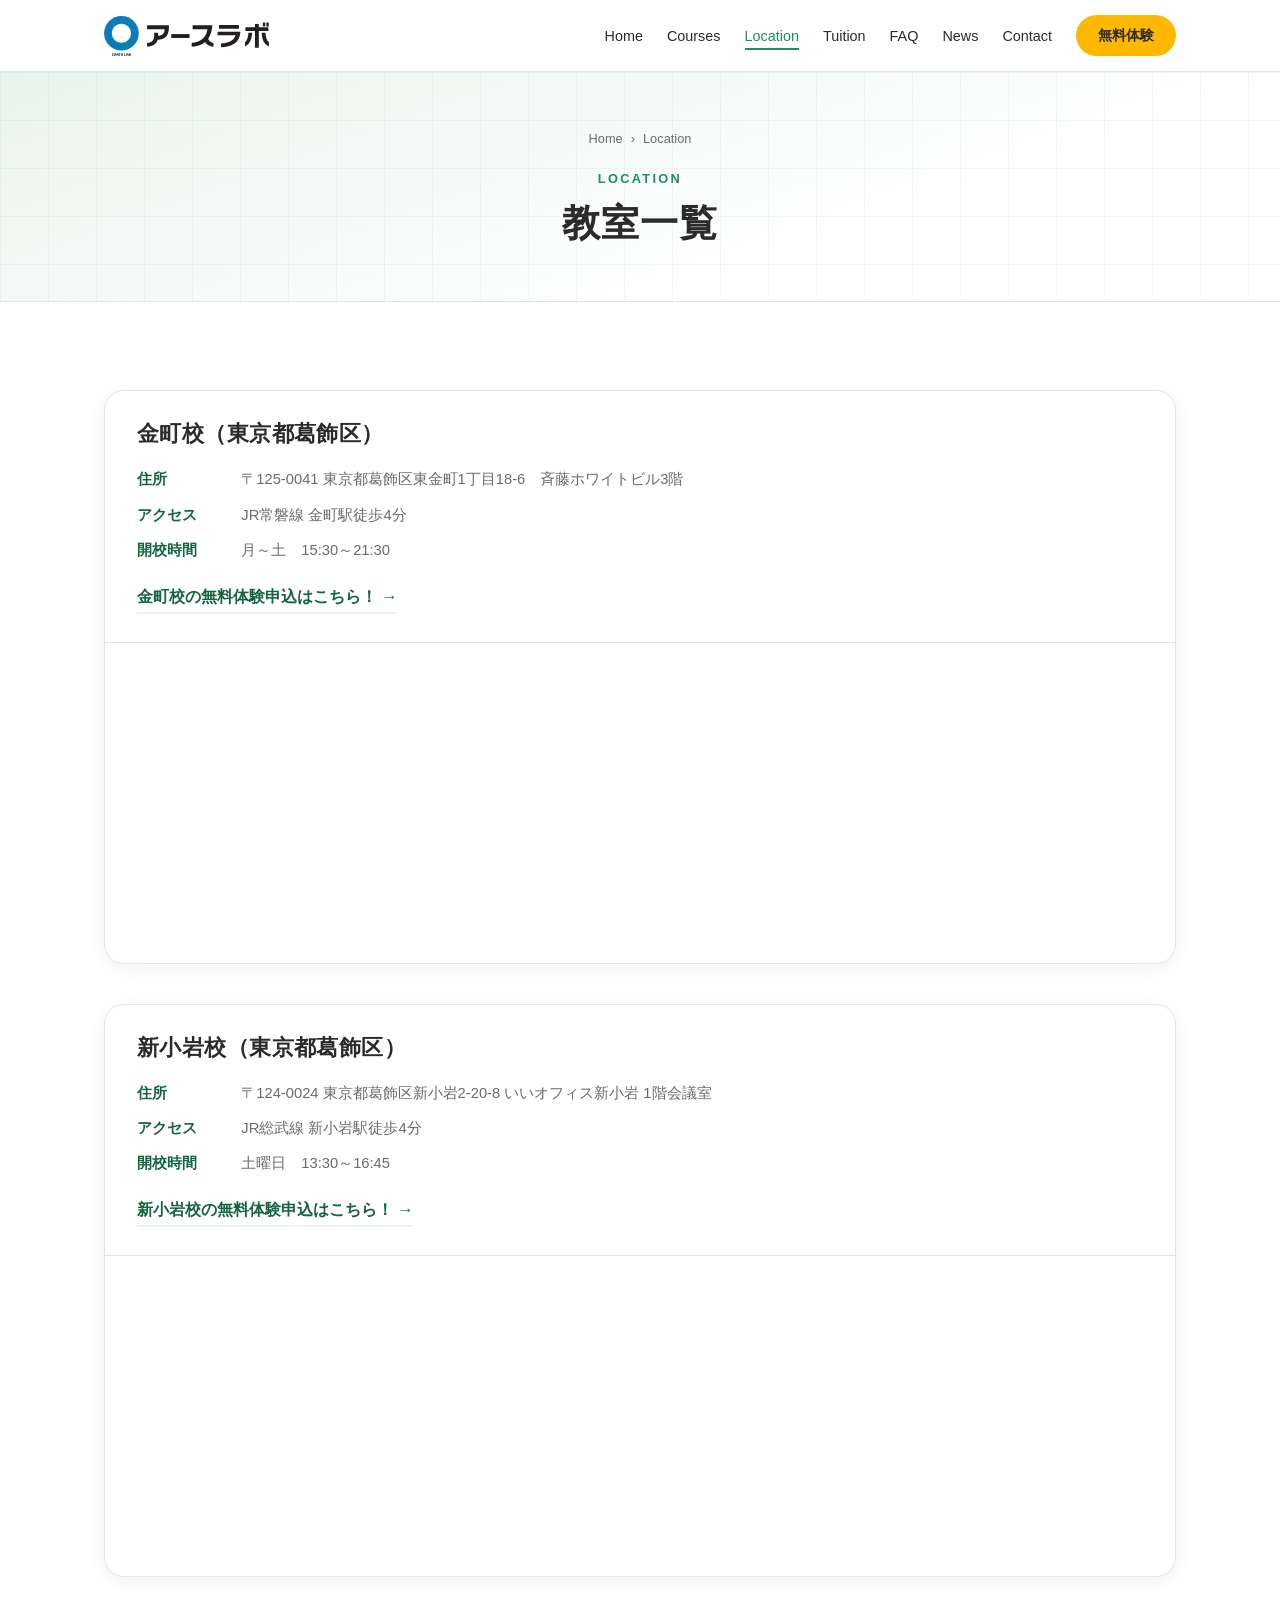
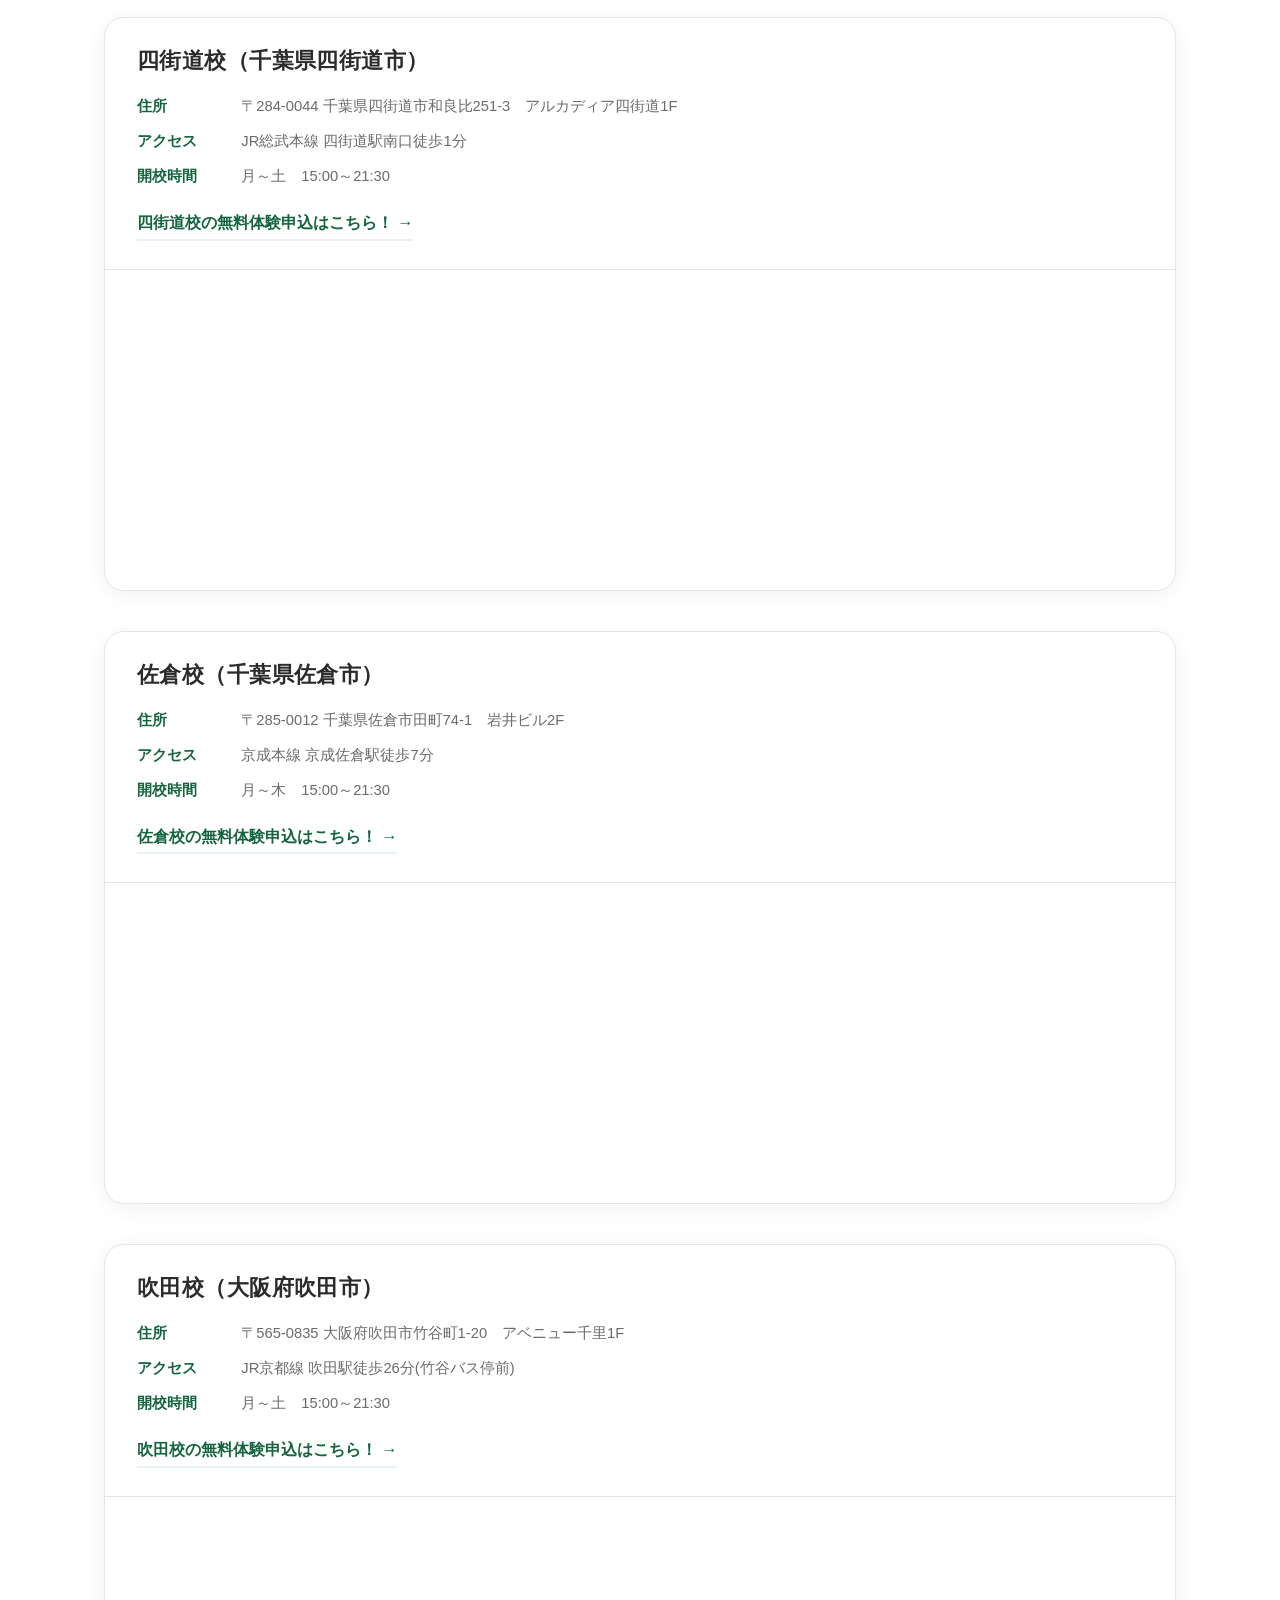
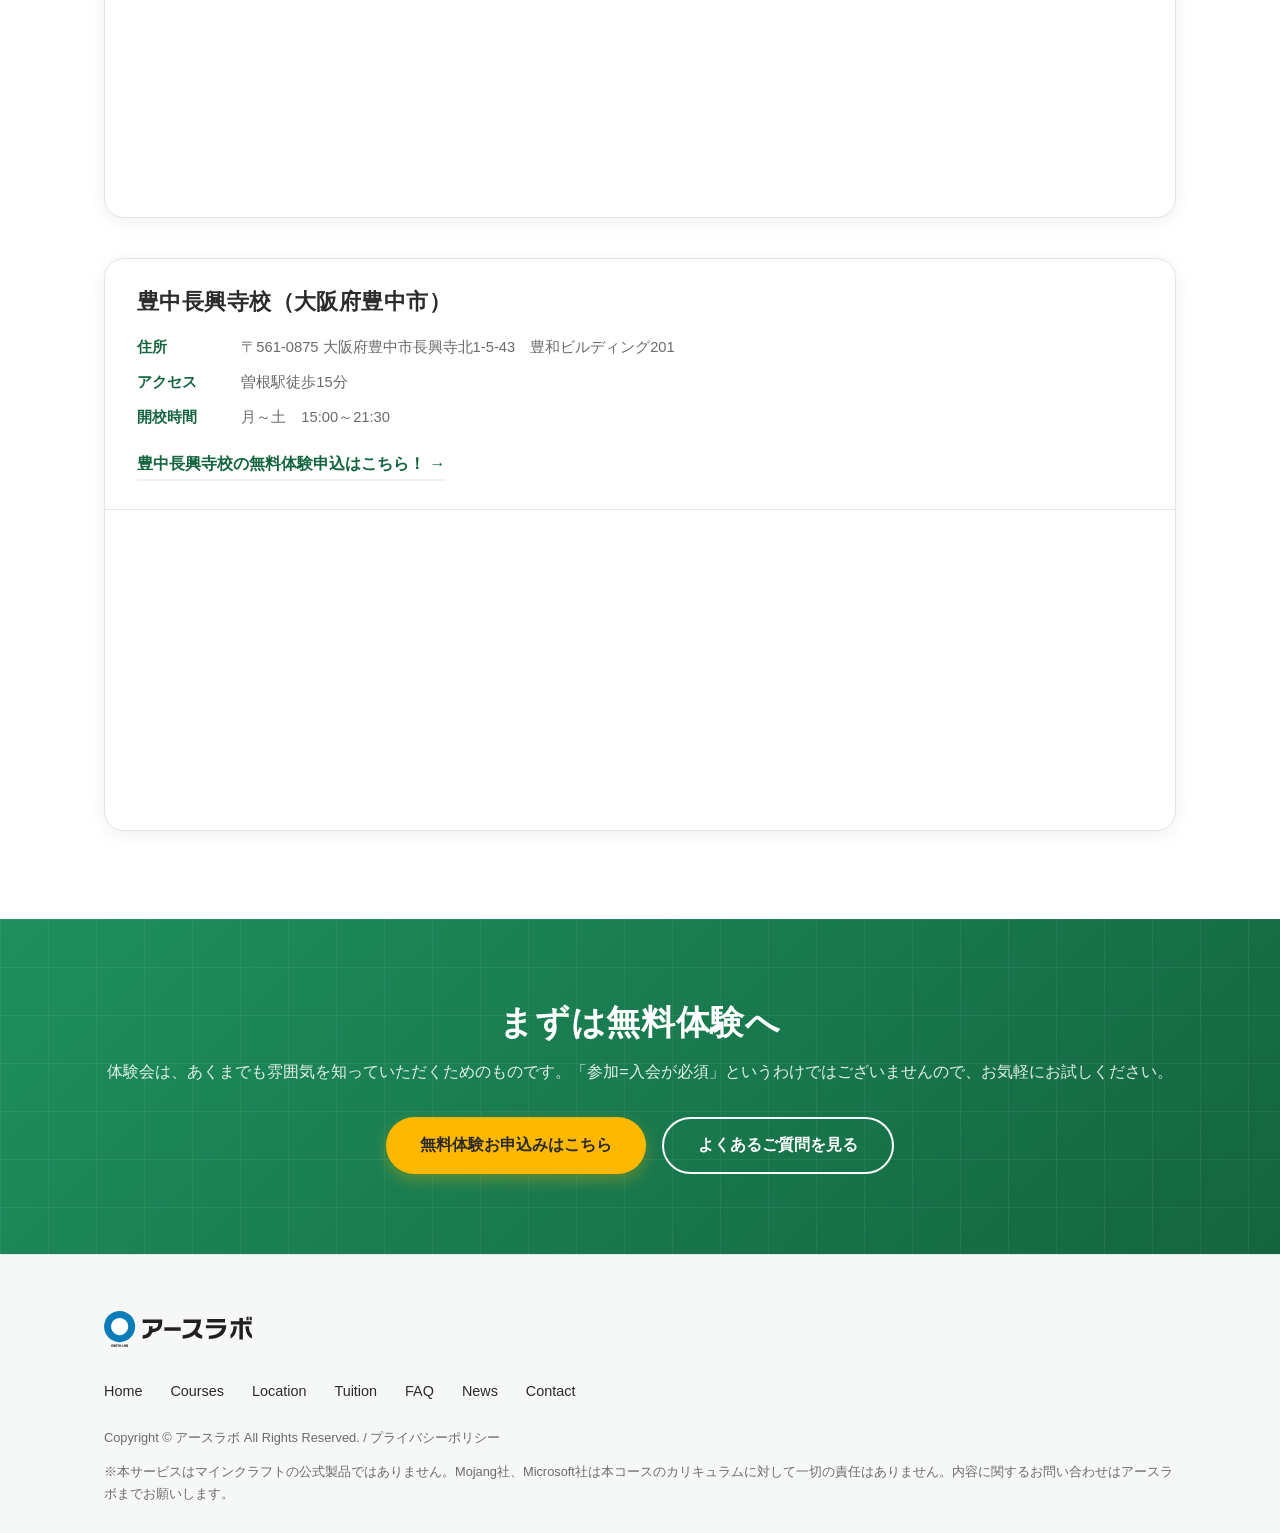
<file: locations.html>
<!DOCTYPE html>
<html lang="ja">
<head>
  <meta charset="UTF-8" />
  <meta name="viewport" content="width=device-width, initial-scale=1.0" />
  <meta name="robots" content="noindex, nofollow" />
  <title>教室案内｜アースラボ</title>
  <meta name="description" content="アースラボの教室一覧・所在地・アクセス情報。" />
  <link rel="stylesheet" href="css/reset.css" />
  <link rel="stylesheet" href="css/style.css" />
  <link rel="icon" href="images/logo/favicon.svg" type="image/svg+xml" />
  <link rel="apple-touch-icon" href="images/logo/apple-touch-icon.png" />
</head>
<body>
  <header class="site-header">
    <div class="container">
      <a href="index.html" class="site-logo"><img src="images/logo/earth-lab-logo.svg" alt="アースラボ" width="725" height="176"></a>
      <button class="nav-toggle" aria-label="メニューを開く" aria-expanded="false">
        <span></span><span></span><span></span>
      </button>
      <ul class="site-nav" role="list">
        <li><a href="index.html">Home</a></li>
        <li><a href="courses.html">Courses</a></li>
        <li><a href="locations.html" aria-current="page">Location</a></li>
        <li><a href="tuition.html">Tuition</a></li>
        <li><a href="faq.html">FAQ</a></li>
        <li><a href="news.html">News</a></li>
        <li><a href="contact.html">Contact</a></li>
      </ul>
      <a href="contact.html" class="button button--sm header-cta" data-trial-trigger>無料体験</a>
    </div>
  </header>

  <main>
    <section class="page-hero">
      <div class="container">
        <ol class="breadcrumb" role="list">
          <li><a href="index.html">Home</a></li>
          <li>Location</li>
        </ol>
        <p class="page-hero__en">Location</p>
        <h1>教室一覧</h1>
      </div>
    </section>

    <section class="section">
      <div class="container">
        <article class="location-detail">
          <div class="location-detail__top">
            <div class="location-detail__body">
              <h2>金町校（東京都葛飾区）</h2>
              <dl class="info-list">
                <dt>住所</dt><dd>〒125-0041 東京都葛飾区東金町1丁目18-6　斉藤ホワイトビル3階</dd>
                <dt>アクセス</dt><dd>JR常磐線 金町駅徒歩4分</dd>
                <dt>開校時間</dt><dd>月～土　15:30～21:30</dd>
              </dl>
              <p style="margin-top:20px;">
                <a href="https://comiru.jp/aslabpro/customer/application/form" class="link-more" target="_blank" rel="noopener noreferrer">金町校の無料体験申込はこちら！ →</a>
              </p>
            </div>
          </div>
          <figure class="map-embed">
            <iframe
              src="https://www.google.com/maps/embed?pb=!1m18!1m12!1m3!1d3376.257412984149!2d139.8664921758049!3d35.771429525013886!2m3!1f0!2f0!3f0!3m2!1i1024!2i768!4f13.1!3m3!1m2!1s0x601885c7e28fe703%3A0x342fb08b57002046!2z44Ki44O844K544Ki44Kr44OH44Of44O844O744Ki44O844K544Op44Oc6YeR55S65qCh!5e1!3m2!1sja!2sjp!4v1790321739135!5m2!1sja!2sjp"
              title="金町校の地図"
              allowfullscreen
              loading="lazy"
              referrerpolicy="strict-origin-when-cross-origin"></iframe>
          </figure>
        </article>

        <article class="location-detail">
          <div class="location-detail__top">
            <div class="location-detail__body">
              <h2>新小岩校（東京都葛飾区）</h2>
              <dl class="info-list">
                <dt>住所</dt><dd>〒124-0024 東京都葛飾区新小岩2-20-8 いいオフィス新小岩 1階会議室</dd>
                <dt>アクセス</dt><dd>JR総武線 新小岩駅徒歩4分</dd>
                <dt>開校時間</dt><dd>土曜日　13:30～16:45</dd>
              </dl>
              <p style="margin-top:20px;">
                <a href="https://comiru.jp/aslab-shinkoiwa/customer/application/form" class="link-more" target="_blank" rel="noopener noreferrer">新小岩校の無料体験申込はこちら！ →</a>
              </p>
            </div>
          </div>
          <figure class="map-embed">
            <iframe
              src="https://www.google.com/maps/embed?pb=!1m18!1m12!1m3!1d3378.560096991083!2d139.85968097580275!3d35.717155227999754!2m3!1f0!2f0!3f0!3m2!1i1024!2i768!4f13.1!3m3!1m2!1s0x601885c169f139b5%3A0x8b5ae95b3b0af30d!2z44Ki44O844K544Op44Oc5paw5bCP5bKp5qCh!5e1!3m2!1sja!2sjp!4v1790321708488!5m2!1sja!2sjp"
              title="新小岩校の地図"
              allowfullscreen
              loading="lazy"
              referrerpolicy="strict-origin-when-cross-origin"></iframe>
          </figure>
        </article>

        <article class="location-detail">
          <div class="location-detail__top">
            <div class="location-detail__body">
              <h2>四街道校（千葉県四街道市）</h2>
              <dl class="info-list">
                <dt>住所</dt><dd>〒284-0044 千葉県四街道市和良比251-3　アルカディア四街道1F</dd>
                <dt>アクセス</dt><dd>JR総武本線 四街道駅南口徒歩1分</dd>
                <dt>開校時間</dt><dd>月～土　15:00～21:30</dd>
              </dl>
              <p style="margin-top:20px;">
                <a href="https://comiru.jp/earth-academy_yotsukaido/customer/application/form" class="link-more" target="_blank" rel="noopener noreferrer">四街道校の無料体験申込はこちら！ →</a>
              </p>
            </div>
          </div>
          <figure class="map-embed">
            <iframe
              src="https://www.google.com/maps/embed?pb=!1m18!1m12!1m3!1d3380.922326951475!2d140.16340117580063!3d35.66140303106295!2m3!1f0!2f0!3f0!3m2!1i1024!2i768!4f13.1!3m3!1m2!1s0x6022859e25d998f9%3A0x40759aa5ee999003!2z44Ki44O844K544Ki44Kr44OH44Of44O85Zub6KGX6YGT5qCh!5e1!3m2!1sja!2sjp!4v1790321774355!5m2!1sja!2sjp"
              title="四街道校の地図"
              allowfullscreen
              loading="lazy"
              referrerpolicy="strict-origin-when-cross-origin"></iframe>
          </figure>
        </article>

        <article class="location-detail">
          <div class="location-detail__top">
            <div class="location-detail__body">
              <h2>佐倉校（千葉県佐倉市）</h2>
              <dl class="info-list">
                <dt>住所</dt><dd>〒285-0012 千葉県佐倉市田町74-1　岩井ビル2F</dd>
                <dt>アクセス</dt><dd>京成本線 京成佐倉駅徒歩7分</dd>
                <dt>開校時間</dt><dd>月～木　15:00～21:30</dd>
              </dl>
              <p style="margin-top:20px;">
                <a href="https://comiru.jp/earth-academy_sakura/customer/application/form" class="link-more" target="_blank" rel="noopener noreferrer">佐倉校の無料体験申込はこちら！ →</a>
              </p>
            </div>
          </div>
          <figure class="map-embed">
            <iframe
              src="https://www.google.com/maps/embed?pb=!1m18!1m12!1m3!1d3378.1819811857004!2d140.21943297580327!3d35.726072327509456!2m3!1f0!2f0!3f0!3m2!1i1024!2i768!4f13.1!3m3!1m2!1s0x602288d65f276103%3A0xbfed256a6d1d5933!2z44Ki44O844K544Ki44Kr44OH44Of44O8IOS9kOWAieagoQ!5e1!3m2!1sja!2sjp!4v1790322047255!5m2!1sja!2sjp"
              title="佐倉校の地図"
              allowfullscreen
              loading="lazy"
              referrerpolicy="strict-origin-when-cross-origin"></iframe>
          </figure>
        </article>

        <article class="location-detail">
          <div class="location-detail__top">
            <div class="location-detail__body">
              <h2>吹田校（大阪府吹田市）</h2>
              <dl class="info-list">
                <dt>住所</dt><dd>〒565-0835 大阪府吹田市竹谷町1-20　アベニュー千里1F</dd>
                <dt>アクセス</dt><dd>JR京都線 吹田駅徒歩26分(竹谷バス停前)</dd>
                <dt>開校時間</dt><dd>月～土　15:00～21:30</dd>
              </dl>
              <p style="margin-top:20px;">
                <a href="https://comiru.jp/reimeikobetsu/customer/application/form" class="link-more" target="_blank" rel="noopener noreferrer">吹田校の無料体験申込はこちら！ →</a>
              </p>
            </div>
          </div>
          <figure class="map-embed">
            <iframe
              src="https://www.google.com/maps/embed?pb=!1m18!1m12!1m3!1d3417.775964497854!2d135.52132397576636!3d34.78156287886974!2m3!1f0!2f0!3f0!3m2!1i1024!2i768!4f13.1!3m3!1m2!1s0x6000e50fcb776df9%3A0xd172b613f512d91b!2z44Ki44O844K544Ki44Kr44OH44Of44O85ZC555Sw5qCh!5e1!3m2!1sja!2sjp!4v1790321855720!5m2!1sja!2sjp"
              title="吹田校の地図"
              allowfullscreen
              loading="lazy"
              referrerpolicy="strict-origin-when-cross-origin"></iframe>
          </figure>
        </article>

        <article class="location-detail">
          <div class="location-detail__top">
            <div class="location-detail__body">
              <h2>豊中長興寺校（大阪府豊中市）</h2>
              <dl class="info-list">
                <dt>住所</dt><dd>〒561-0875 大阪府豊中市長興寺北1-5-43　豊和ビルディング201</dd>
                <dt>アクセス</dt><dd>曽根駅徒歩15分</dd>
                <dt>開校時間</dt><dd>月～土　15:00～21:30</dd>
              </dl>
              <p style="margin-top:20px;">
                <a href="https://comiru.jp/earth-academy_toyonakachokoji/customer/application/form" class="link-more" target="_blank" rel="noopener noreferrer">豊中長興寺校の無料体験申込はこちら！ →</a>
              </p>
            </div>
          </div>
          <figure class="map-embed">
            <iframe
              src="https://www.google.com/maps/embed?pb=!1m18!1m12!1m3!1d3417.983753709352!2d135.4728321757663!3d34.77654717913945!2m3!1f0!2f0!3f0!3m2!1i1024!2i768!4f13.1!3m3!1m2!1s0x6000e5316561ea4d%3A0xc48b472b4fe5c78b!2z44Ki44O844K544Ki44Kr44OH44Of44O86LGK5Lit6ZW36IiI5a-65qCh!5e1!3m2!1sja!2sjp!4v1790321882504!5m2!1sja!2sjp"
              title="豊中長興寺校の地図"
              allowfullscreen
              loading="lazy"
              referrerpolicy="strict-origin-when-cross-origin"></iframe>
          </figure>
        </article>
      </div>
    </section>

    <section class="cta">
      <div class="container">
        <h2>まずは無料体験へ</h2>
        <p class="cta__lead">体験会は、あくまでも雰囲気を知っていただくためのものです。「参加=入会が必須」というわけではございませんので、お気軽にお試しください。</p>
        <div class="cta__actions">
          <a href="contact.html" class="button" data-trial-trigger>無料体験お申込みはこちら</a>
          <a href="faq.html" class="button button--outline">よくあるご質問を見る</a>
        </div>
      </div>
    </section>
  </main>

  <footer class="site-footer">
    <div class="container">
      <a href="index.html" class="footer-logo"><img src="images/logo/earth-lab-logo.svg" alt="アースラボ" width="725" height="176"></a>
      <nav aria-label="フッターナビゲーション">
        <a href="index.html">Home</a>
        <a href="courses.html">Courses</a>
        <a href="locations.html">Location</a>
        <a href="tuition.html">Tuition</a>
        <a href="faq.html">FAQ</a>
        <a href="news.html">News</a>
        <a href="contact.html">Contact</a>
      </nav>
      <small>Copyright &copy; アースラボ All Rights Reserved. / <a href="privacy.html">プライバシーポリシー</a></small>
      <small class="disclaimer">
        ※本サービスはマインクラフトの公式製品ではありません。Mojang社、Microsoft社は本コースのカリキュラムに対して一切の責任はありません。内容に関するお問い合わせはアースラボまでお願いします。
      </small>
    </div>
  </footer>

  <script src="js/trial-schools.js?v=20260926"></script>
  <script src="js/main.js?v=20260926"></script>
</body>
</html>
</file>
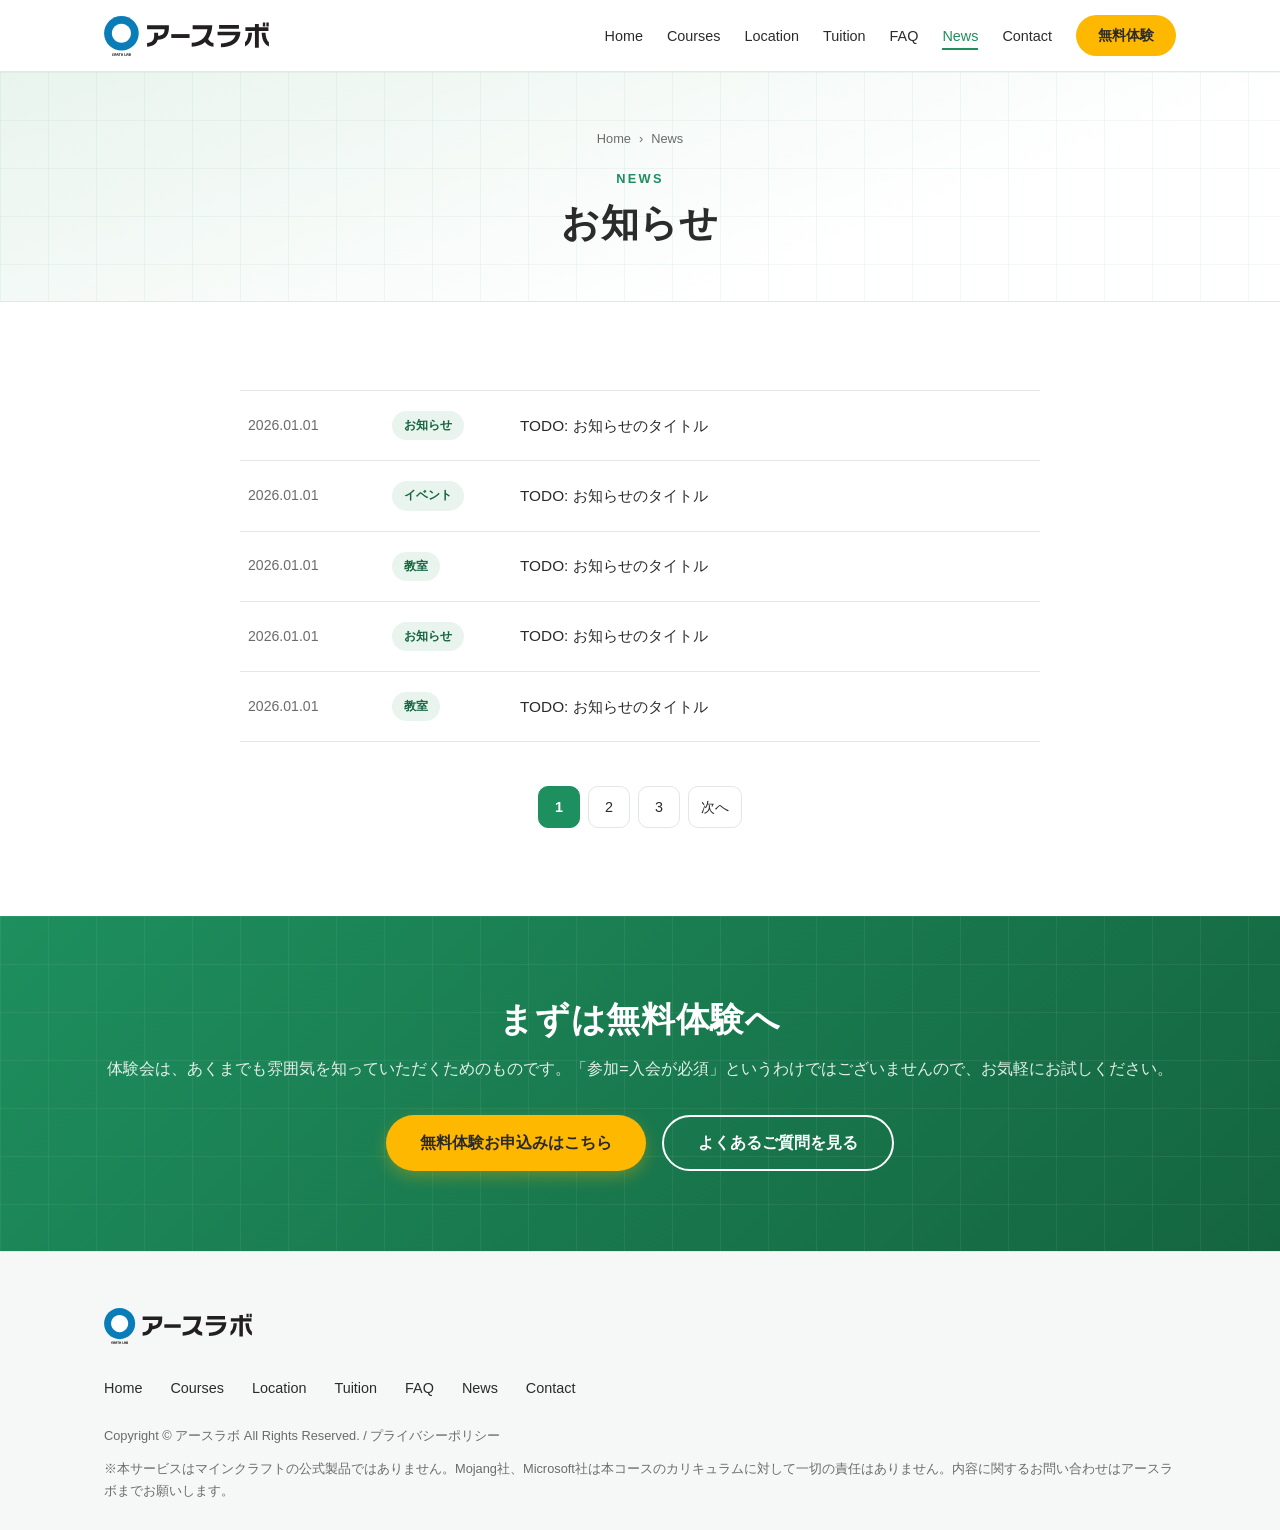
<file: news.html>
<!DOCTYPE html>
<html lang="ja">
<head>
  <meta charset="UTF-8" />
  <meta name="viewport" content="width=device-width, initial-scale=1.0" />
  <meta name="robots" content="noindex, nofollow" />
  <title>お知らせ｜アースラボ</title>
  <meta name="description" content="アースラボからのお知らせ一覧。" />
  <link rel="stylesheet" href="css/reset.css" />
  <link rel="stylesheet" href="css/style.css" />
  <link rel="icon" href="images/logo/favicon.svg" type="image/svg+xml" />
  <link rel="apple-touch-icon" href="images/logo/apple-touch-icon.png" />
</head>
<body>
  <header class="site-header">
    <div class="container">
      <a href="index.html" class="site-logo"><img src="images/logo/earth-lab-logo.svg" alt="アースラボ" width="725" height="176"></a>
      <button class="nav-toggle" aria-label="メニューを開く" aria-expanded="false">
        <span></span><span></span><span></span>
      </button>
      <ul class="site-nav" role="list">
        <li><a href="index.html">Home</a></li>
        <li><a href="courses.html">Courses</a></li>
        <li><a href="locations.html">Location</a></li>
        <li><a href="tuition.html">Tuition</a></li>
        <li><a href="faq.html">FAQ</a></li>
        <li><a href="news.html" aria-current="page">News</a></li>
        <li><a href="contact.html">Contact</a></li>
      </ul>
      <a href="contact.html" class="button button--sm header-cta" data-trial-trigger>無料体験</a>
    </div>
  </header>

  <main>
    <section class="page-hero">
      <div class="container">
        <ol class="breadcrumb" role="list">
          <li><a href="index.html">Home</a></li>
          <li>News</li>
        </ol>
        <p class="page-hero__en">News</p>
        <h1>お知らせ</h1>
      </div>
    </section>

    <section class="section">
      <div class="container">
        <ul class="news-list" role="list">
          <li class="news-item">
            <a href="#">
              <time datetime="2026-01-01">2026.01.01</time>
              <span class="tag">お知らせ</span>
              <span class="news-title">TODO: お知らせのタイトル</span>
            </a>
          </li>
          <li class="news-item">
            <a href="#">
              <time datetime="2026-01-01">2026.01.01</time>
              <span class="tag">イベント</span>
              <span class="news-title">TODO: お知らせのタイトル</span>
            </a>
          </li>
          <li class="news-item">
            <a href="#">
              <time datetime="2026-01-01">2026.01.01</time>
              <span class="tag">教室</span>
              <span class="news-title">TODO: お知らせのタイトル</span>
            </a>
          </li>
          <li class="news-item">
            <a href="#">
              <time datetime="2026-01-01">2026.01.01</time>
              <span class="tag">お知らせ</span>
              <span class="news-title">TODO: お知らせのタイトル</span>
            </a>
          </li>
          <li class="news-item">
            <a href="#">
              <time datetime="2026-01-01">2026.01.01</time>
              <span class="tag">教室</span>
              <span class="news-title">TODO: お知らせのタイトル</span>
            </a>
          </li>
        </ul>
        <!-- TODO: 記事が増えたらページ送りを実装する -->
        <nav class="pagination" aria-label="ページ送り">
          <span class="is-current">1</span>
          <a href="#">2</a>
          <a href="#">3</a>
          <a href="#">次へ</a>
        </nav>
      </div>
    </section>

    <section class="cta">
      <div class="container">
        <h2>まずは無料体験へ</h2>
        <p class="cta__lead">体験会は、あくまでも雰囲気を知っていただくためのものです。「参加=入会が必須」というわけではございませんので、お気軽にお試しください。</p>
        <div class="cta__actions">
          <a href="contact.html" class="button" data-trial-trigger>無料体験お申込みはこちら</a>
          <a href="faq.html" class="button button--outline">よくあるご質問を見る</a>
        </div>
      </div>
    </section>
  </main>

  <footer class="site-footer">
    <div class="container">
      <a href="index.html" class="footer-logo"><img src="images/logo/earth-lab-logo.svg" alt="アースラボ" width="725" height="176"></a>
      <nav aria-label="フッターナビゲーション">
        <a href="index.html">Home</a>
        <a href="courses.html">Courses</a>
        <a href="locations.html">Location</a>
        <a href="tuition.html">Tuition</a>
        <a href="faq.html">FAQ</a>
        <a href="news.html">News</a>
        <a href="contact.html">Contact</a>
      </nav>
      <small>Copyright &copy; アースラボ All Rights Reserved. / <a href="privacy.html">プライバシーポリシー</a></small>
      <small class="disclaimer">
        ※本サービスはマインクラフトの公式製品ではありません。Mojang社、Microsoft社は本コースのカリキュラムに対して一切の責任はありません。内容に関するお問い合わせはアースラボまでお願いします。
      </small>
    </div>
  </footer>

  <script src="js/trial-schools.js?v=20260926"></script>
  <script src="js/main.js?v=20260926"></script>
</body>
</html>
</file>
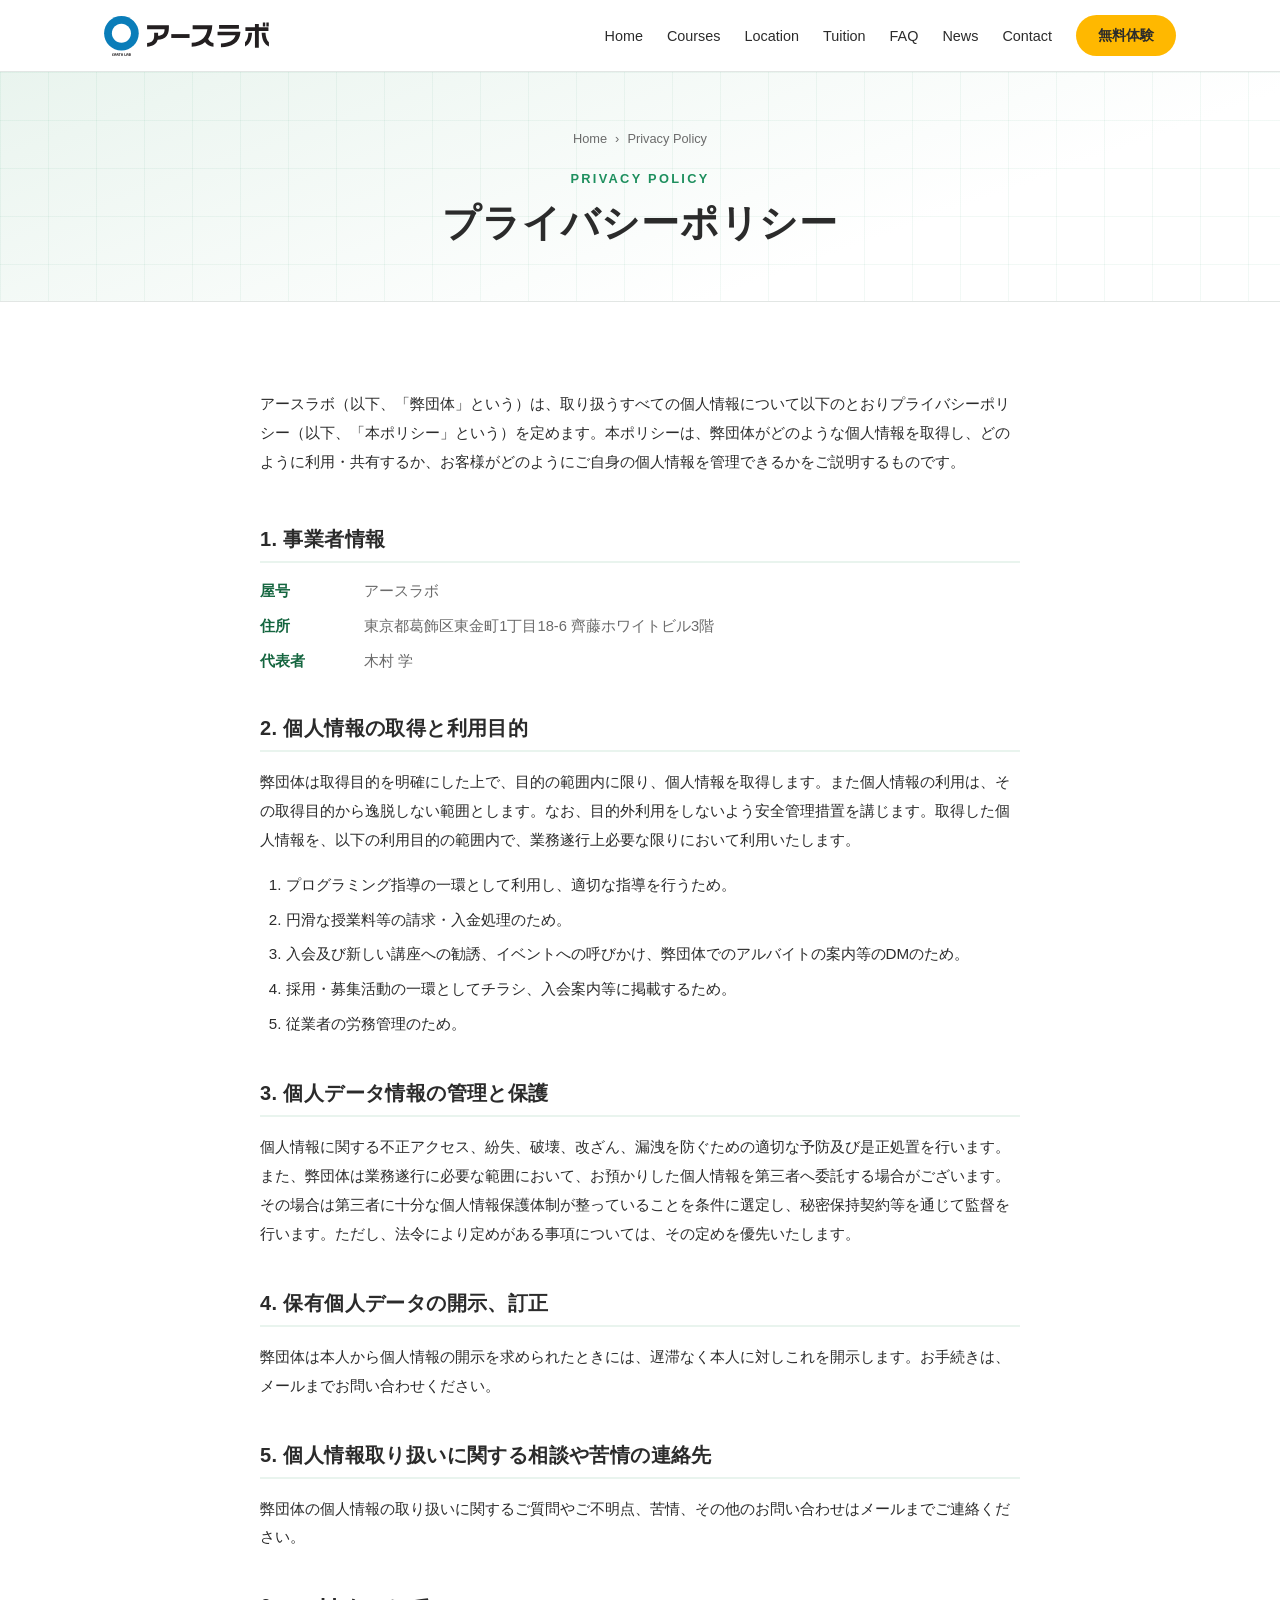
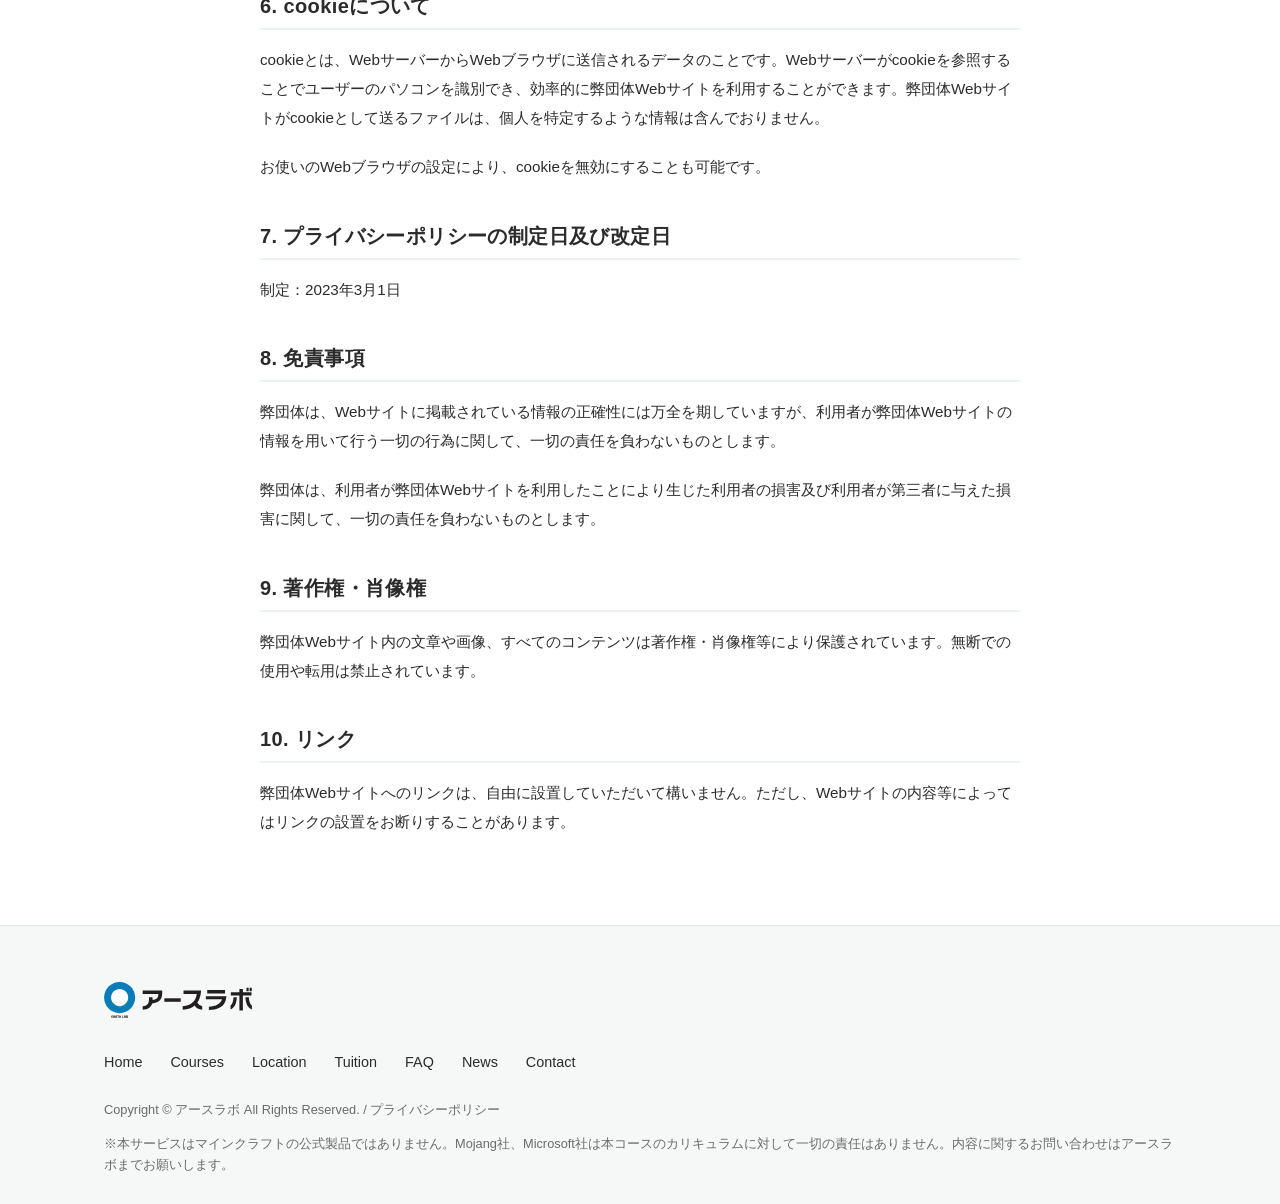
<file: privacy.html>
<!DOCTYPE html>
<html lang="ja">
<head>
  <meta charset="UTF-8" />
  <meta name="viewport" content="width=device-width, initial-scale=1.0" />
  <meta name="robots" content="noindex, nofollow" />
  <title>プライバシーポリシー｜アースラボ</title>
  <meta name="description" content="アースラボの個人情報の取り扱いに関するプライバシーポリシー。" />
  <link rel="stylesheet" href="css/reset.css" />
  <link rel="stylesheet" href="css/style.css" />
  <link rel="icon" href="images/logo/favicon.svg" type="image/svg+xml" />
  <link rel="apple-touch-icon" href="images/logo/apple-touch-icon.png" />
</head>
<body>
  <header class="site-header">
    <div class="container">
      <a href="index.html" class="site-logo"><img src="images/logo/earth-lab-logo.svg" alt="アースラボ" width="725" height="176"></a>
      <button class="nav-toggle" aria-label="メニューを開く" aria-expanded="false">
        <span></span><span></span><span></span>
      </button>
      <ul class="site-nav" role="list">
        <li><a href="index.html">Home</a></li>
        <li><a href="courses.html">Courses</a></li>
        <li><a href="locations.html">Location</a></li>
        <li><a href="tuition.html">Tuition</a></li>
        <li><a href="faq.html">FAQ</a></li>
        <li><a href="news.html">News</a></li>
        <li><a href="contact.html">Contact</a></li>
      </ul>
      <a href="contact.html" class="button button--sm header-cta" data-trial-trigger>無料体験</a>
    </div>
  </header>

  <main>
    <section class="page-hero">
      <div class="container">
        <ol class="breadcrumb" role="list">
          <li><a href="index.html">Home</a></li>
          <li>Privacy Policy</li>
        </ol>
        <p class="page-hero__en">Privacy Policy</p>
        <h1>プライバシーポリシー</h1>
      </div>
    </section>

    <section class="section">
      <div class="container">
        <div class="prose policy">
          <p>アースラボ（以下、「弊団体」という）は、取り扱うすべての個人情報について以下のとおりプライバシーポリシー（以下、「本ポリシー」という）を定めます。本ポリシーは、弊団体がどのような個人情報を取得し、どのように利用・共有するか、お客様がどのようにご自身の個人情報を管理できるかをご説明するものです。</p>

          <h3>1. 事業者情報</h3>
          <dl class="info-list">
            <dt>屋号</dt>
            <dd>アースラボ</dd>
            <dt>住所</dt>
            <dd>東京都葛飾区東金町1丁目18-6 齊藤ホワイトビル3階</dd>
            <dt>代表者</dt>
            <dd>木村 学</dd>
          </dl>

          <h3>2. 個人情報の取得と利用目的</h3>
          <p>弊団体は取得目的を明確にした上で、目的の範囲内に限り、個人情報を取得します。また個人情報の利用は、その取得目的から逸脱しない範囲とします。なお、目的外利用をしないよう安全管理措置を講じます。取得した個人情報を、以下の利用目的の範囲内で、業務遂行上必要な限りにおいて利用いたします。</p>
          <ol class="policy-list">
            <li>プログラミング指導の一環として利用し、適切な指導を行うため。</li>
            <li>円滑な授業料等の請求・入金処理のため。</li>
            <li>入会及び新しい講座への勧誘、イベントへの呼びかけ、弊団体でのアルバイトの案内等のDMのため。</li>
            <li>採用・募集活動の一環としてチラシ、入会案内等に掲載するため。</li>
            <li>従業者の労務管理のため。</li>
          </ol>

          <h3>3. 個人データ情報の管理と保護</h3>
          <p>個人情報に関する不正アクセス、紛失、破壊、改ざん、漏洩を防ぐための適切な予防及び是正処置を行います。また、弊団体は業務遂行に必要な範囲において、お預かりした個人情報を第三者へ委託する場合がございます。その場合は第三者に十分な個人情報保護体制が整っていることを条件に選定し、秘密保持契約等を通じて監督を行います。ただし、法令により定めがある事項については、その定めを優先いたします。</p>

          <h3>4. 保有個人データの開示、訂正</h3>
          <p>弊団体は本人から個人情報の開示を求められたときには、遅滞なく本人に対しこれを開示します。お手続きは、メールまでお問い合わせください。</p>

          <h3>5. 個人情報取り扱いに関する相談や苦情の連絡先</h3>
          <p>弊団体の個人情報の取り扱いに関するご質問やご不明点、苦情、その他のお問い合わせはメールまでご連絡ください。</p>

          <h3>6. cookieについて</h3>
          <p>cookieとは、WebサーバーからWebブラウザに送信されるデータのことです。Webサーバーがcookieを参照することでユーザーのパソコンを識別でき、効率的に弊団体Webサイトを利用することができます。弊団体Webサイトがcookieとして送るファイルは、個人を特定するような情報は含んでおりません。</p>
          <p>お使いのWebブラウザの設定により、cookieを無効にすることも可能です。</p>

          <h3>7. プライバシーポリシーの制定日及び改定日</h3>
          <p>制定：2023年3月1日</p>

          <h3>8. 免責事項</h3>
          <p>弊団体は、Webサイトに掲載されている情報の正確性には万全を期していますが、利用者が弊団体Webサイトの情報を用いて行う一切の行為に関して、一切の責任を負わないものとします。</p>
          <p>弊団体は、利用者が弊団体Webサイトを利用したことにより生じた利用者の損害及び利用者が第三者に与えた損害に関して、一切の責任を負わないものとします。</p>

          <h3>9. 著作権・肖像権</h3>
          <p>弊団体Webサイト内の文章や画像、すべてのコンテンツは著作権・肖像権等により保護されています。無断での使用や転用は禁止されています。</p>

          <h3>10. リンク</h3>
          <p>弊団体Webサイトへのリンクは、自由に設置していただいて構いません。ただし、Webサイトの内容等によってはリンクの設置をお断りすることがあります。</p>
        </div>
      </div>
    </section>
  </main>

  <footer class="site-footer">
    <div class="container">
      <a href="index.html" class="footer-logo"><img src="images/logo/earth-lab-logo.svg" alt="アースラボ" width="725" height="176"></a>
      <nav aria-label="フッターナビゲーション">
        <a href="index.html">Home</a>
        <a href="courses.html">Courses</a>
        <a href="locations.html">Location</a>
        <a href="tuition.html">Tuition</a>
        <a href="faq.html">FAQ</a>
        <a href="news.html">News</a>
        <a href="contact.html">Contact</a>
      </nav>
      <small>Copyright &copy; アースラボ All Rights Reserved. / <a href="privacy.html">プライバシーポリシー</a></small>
      <small class="disclaimer">
        ※本サービスはマインクラフトの公式製品ではありません。Mojang社、Microsoft社は本コースのカリキュラムに対して一切の責任はありません。内容に関するお問い合わせはアースラボまでお願いします。
      </small>
    </div>
  </footer>

  <script src="js/trial-schools.js?v=20260926"></script>
  <script src="js/main.js?v=20260926"></script>
</body>
</html>
</file>
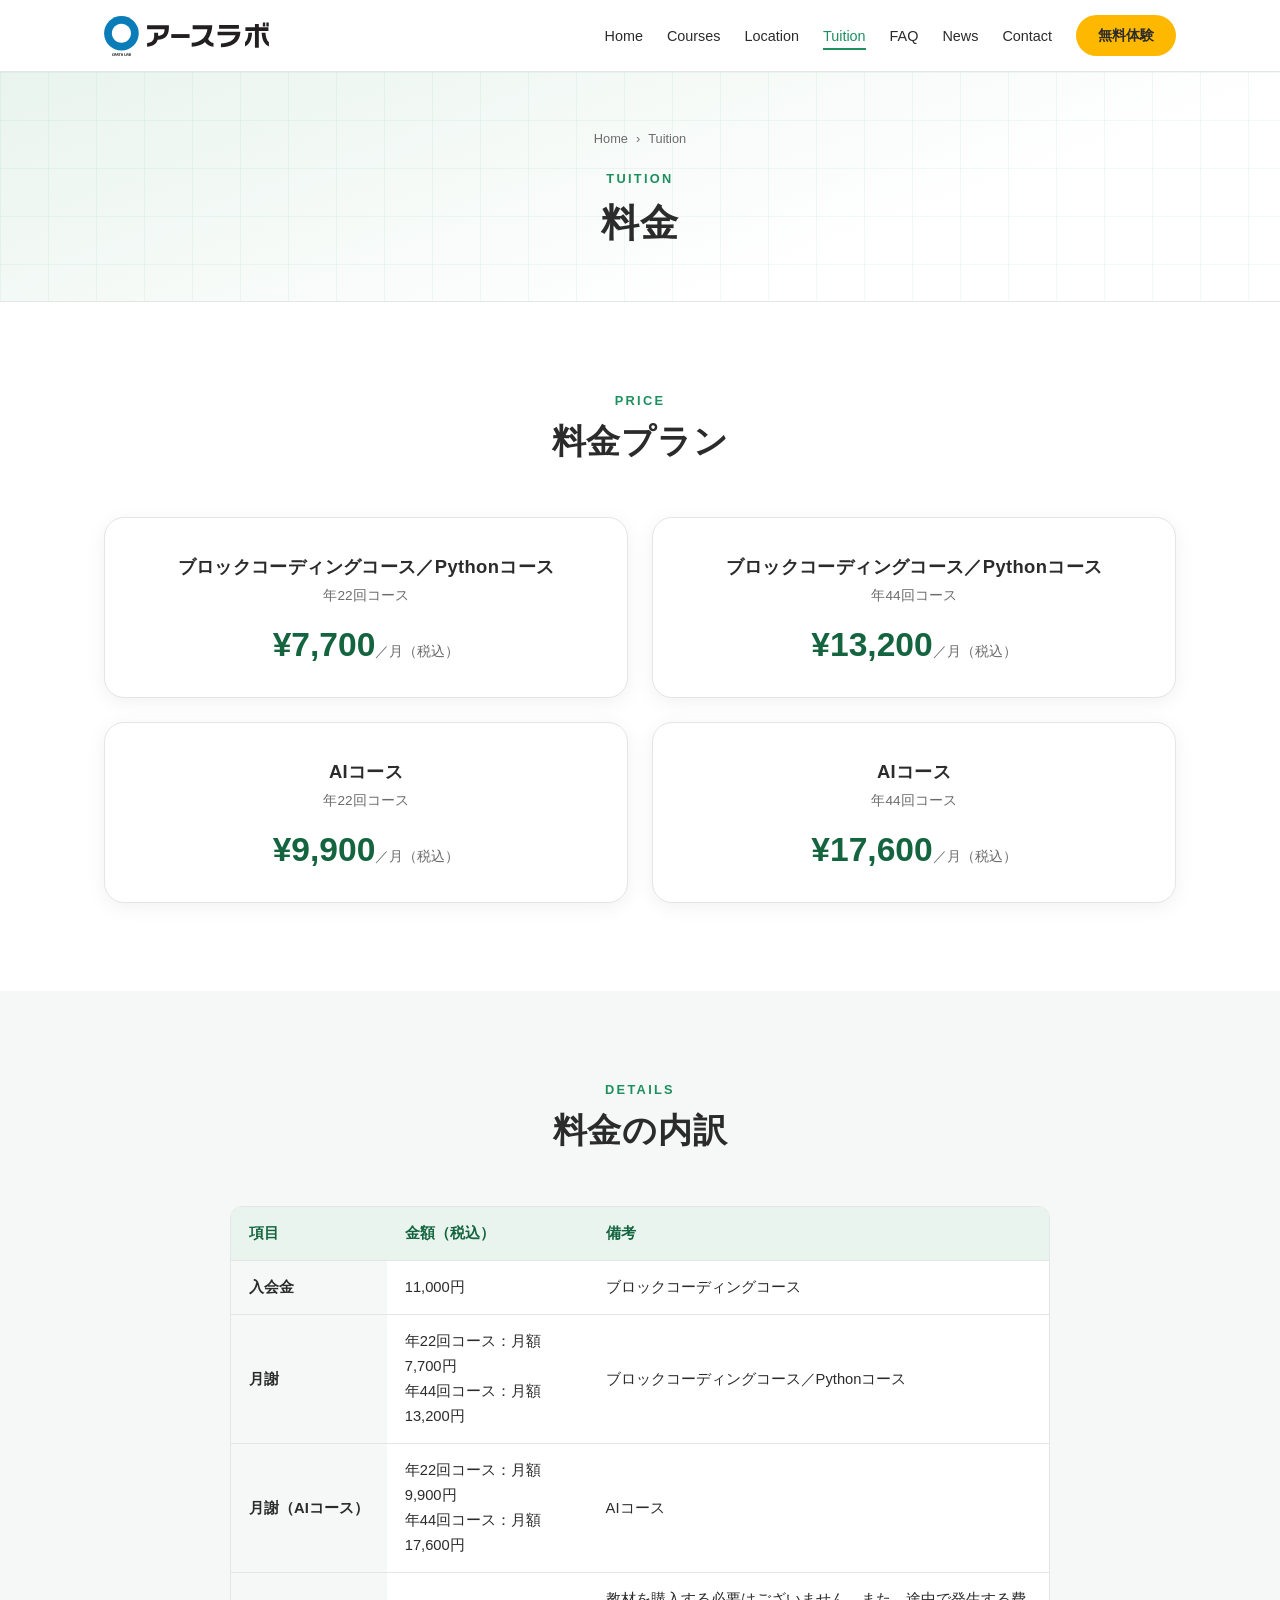
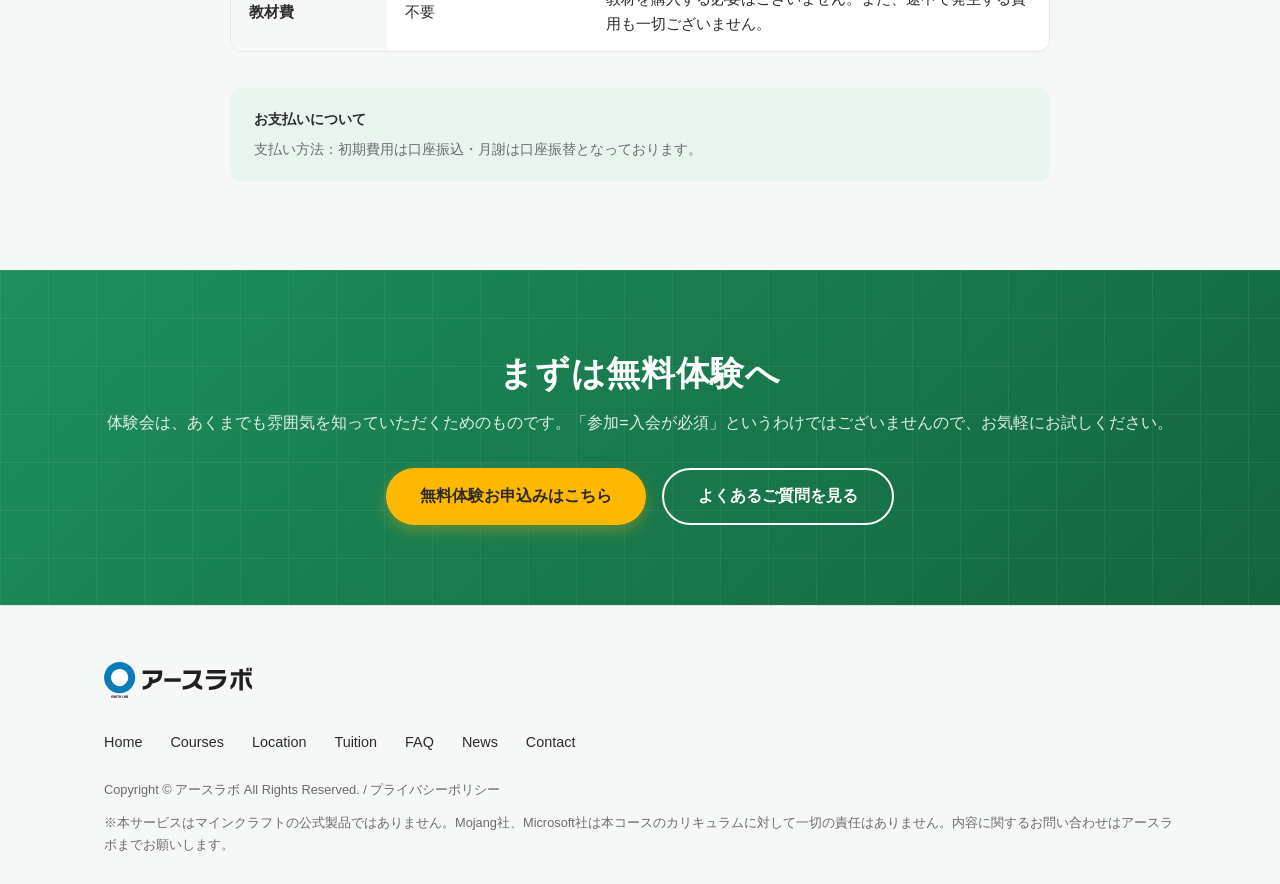
<file: tuition.html>
<!DOCTYPE html>
<html lang="ja">
<head>
  <meta charset="UTF-8" />
  <meta name="viewport" content="width=device-width, initial-scale=1.0" />
  <meta name="robots" content="noindex, nofollow" />
  <title>料金｜アースラボ</title>
  <meta name="description" content="アースラボの料金プランのご案内。" />
  <link rel="stylesheet" href="css/reset.css" />
  <link rel="stylesheet" href="css/style.css" />
  <link rel="icon" href="images/logo/favicon.svg" type="image/svg+xml" />
  <link rel="apple-touch-icon" href="images/logo/apple-touch-icon.png" />
</head>
<body>
  <header class="site-header">
    <div class="container">
      <a href="index.html" class="site-logo"><img src="images/logo/earth-lab-logo.svg" alt="アースラボ" width="725" height="176"></a>
      <button class="nav-toggle" aria-label="メニューを開く" aria-expanded="false">
        <span></span><span></span><span></span>
      </button>
      <ul class="site-nav" role="list">
        <li><a href="index.html">Home</a></li>
        <li><a href="courses.html">Courses</a></li>
        <li><a href="locations.html">Location</a></li>
        <li><a href="tuition.html" aria-current="page">Tuition</a></li>
        <li><a href="faq.html">FAQ</a></li>
        <li><a href="news.html">News</a></li>
        <li><a href="contact.html">Contact</a></li>
      </ul>
      <a href="contact.html" class="button button--sm header-cta" data-trial-trigger>無料体験</a>
    </div>
  </header>

  <main>
    <section class="page-hero">
      <div class="container">
        <ol class="breadcrumb" role="list">
          <li><a href="index.html">Home</a></li>
          <li>Tuition</li>
        </ol>
        <p class="page-hero__en">Tuition</p>
        <h1>料金</h1>
      </div>
    </section>

    <section class="section">
      <div class="container">
        <div class="section-head">
          <p class="section-head__en">Price</p>
          <h2 class="section-head__ja">料金プラン</h2>
        </div>
        <div class="price-grid">
          <div class="price-card">
            <h3 class="price-card__name">ブロックコーディングコース／Pythonコース</h3>
            <p class="price-card__target">年22回コース</p>
            <p class="price-card__price">¥7,700<span>／月（税込）</span></p>
          </div>
          <div class="price-card">
            <h3 class="price-card__name">ブロックコーディングコース／Pythonコース</h3>
            <p class="price-card__target">年44回コース</p>
            <p class="price-card__price">¥13,200<span>／月（税込）</span></p>
          </div>
          <!-- TODO: AIコースの料金を確定（現在は仮の金額） -->
          <div class="price-card">
            <h3 class="price-card__name">AIコース</h3>
            <p class="price-card__target">年22回コース</p>
            <p class="price-card__price">¥9,900<span>／月（税込）</span></p>
          </div>
          <div class="price-card">
            <h3 class="price-card__name">AIコース</h3>
            <p class="price-card__target">年44回コース</p>
            <p class="price-card__price">¥17,600<span>／月（税込）</span></p>
          </div>
        </div>
      </div>
    </section>

    <section class="section section--alt">
      <div class="container">
        <div class="section-head">
          <p class="section-head__en">Details</p>
          <h2 class="section-head__ja">料金の内訳</h2>
        </div>
        <div class="table-wrap" style="max-width:820px;margin-inline:auto;">
          <table class="data-table">
            <thead>
              <tr><th>項目</th><th>金額（税込）</th><th>備考</th></tr>
            </thead>
            <tbody>
              <tr><th>入会金</th><td>11,000円</td><td>ブロックコーディングコース</td></tr>
              <tr><th>月謝</th><td>年22回コース：月額7,700円<br>年44回コース：月額13,200円</td><td>ブロックコーディングコース／Pythonコース</td></tr>
              <!-- TODO: AIコースの入会金・月謝を確定（現在は仮の金額） -->
              <tr><th>月謝（AIコース）</th><td>年22回コース：月額9,900円<br>年44回コース：月額17,600円</td><td>AIコース</td></tr>
              <tr><th>教材費</th><td>不要</td><td>教材を購入する必要はございません。また、途中で発生する費用も一切ございません。</td></tr>
            </tbody>
          </table>
        </div>
        <p class="table-hint">← 横にスクロールできます</p>
        <div class="note">
          <strong>お支払いについて</strong>
          支払い方法：初期費用は口座振込・月謝は口座振替となっております。
        </div>
      </div>
    </section>

    <section class="cta">
      <div class="container">
        <h2>まずは無料体験へ</h2>
        <p class="cta__lead">体験会は、あくまでも雰囲気を知っていただくためのものです。「参加=入会が必須」というわけではございませんので、お気軽にお試しください。</p>
        <div class="cta__actions">
          <a href="contact.html" class="button" data-trial-trigger>無料体験お申込みはこちら</a>
          <a href="faq.html" class="button button--outline">よくあるご質問を見る</a>
        </div>
      </div>
    </section>
  </main>

  <footer class="site-footer">
    <div class="container">
      <a href="index.html" class="footer-logo"><img src="images/logo/earth-lab-logo.svg" alt="アースラボ" width="725" height="176"></a>
      <nav aria-label="フッターナビゲーション">
        <a href="index.html">Home</a>
        <a href="courses.html">Courses</a>
        <a href="locations.html">Location</a>
        <a href="tuition.html">Tuition</a>
        <a href="faq.html">FAQ</a>
        <a href="news.html">News</a>
        <a href="contact.html">Contact</a>
      </nav>
      <small>Copyright &copy; アースラボ All Rights Reserved. / <a href="privacy.html">プライバシーポリシー</a></small>
      <small class="disclaimer">
        ※本サービスはマインクラフトの公式製品ではありません。Mojang社、Microsoft社は本コースのカリキュラムに対して一切の責任はありません。内容に関するお問い合わせはアースラボまでお願いします。
      </small>
    </div>
  </footer>

  <script src="js/trial-schools.js?v=20260926"></script>
  <script src="js/main.js?v=20260926"></script>
</body>
</html>
</file>
<file: css/style.css>
/* ==========================================================================
   アースラボ 共通スタイル
   TODO: ブランドカラー・フォント・実際の画像に合わせて調整すること
   ========================================================================== */

:root {
  /* Colors（仮） */
  --color-primary: #1e8f5e;
  --color-primary-dark: #14653f;
  --color-primary-tint: #e9f4ee;
  --color-accent: #ffb800;
  --color-accent-dark: #e0a000;
  --color-text: #2b2b2b;
  --color-text-light: #6b6b6b;
  --color-bg: #ffffff;
  --color-bg-alt: #f5f8f6;
  --color-border: #e2e6e4;

  /* Type */
  --font-base: "Hiragino Kaku Gothic ProN", "Hiragino Sans", "Noto Sans JP", sans-serif;
  --font-en: "Helvetica Neue", Arial, sans-serif;

  /* Layout */
  --max-width: 1120px;
  --header-height: 72px;
  --radius: 12px;
  --radius-lg: 20px;
  --shadow: 0 4px 20px rgba(0, 0, 0, 0.06);
  --shadow-lg: 0 12px 36px rgba(20, 101, 63, 0.1);
}

body {
  font-family: var(--font-base);
  color: var(--color-text);
  background: var(--color-bg);
}

h1, h2, h3, h4 {
  line-height: 1.4;
  letter-spacing: 0.02em;
}

.container {
  max-width: var(--max-width);
  margin-inline: auto;
  padding-inline: 24px;
}

/* --- Buttons ---------------------------------------------------------- */
.button {
  display: inline-flex;
  align-items: center;
  justify-content: center;
  gap: 8px;
  padding: 15px 34px;
  border-radius: 999px;
  background: var(--color-accent);
  color: var(--color-text);
  font-weight: 700;
  line-height: 1.4;
  box-shadow: 0 6px 16px rgba(255, 184, 0, 0.3);
  transition: transform 0.15s ease, box-shadow 0.15s ease, background 0.15s ease;
}

.button:hover {
  background: var(--color-accent-dark);
  transform: translateY(-2px);
  box-shadow: 0 10px 22px rgba(255, 184, 0, 0.35);
}

.button--outline {
  background: transparent;
  border: 2px solid #fff;
  color: #fff;
  box-shadow: none;
}

.button--outline:hover {
  background: #fff;
  color: var(--color-primary-dark);
  box-shadow: none;
}

/* 白背景の上で使う線ボタン */
.button--ghost {
  background: #fff;
  border: 2px solid var(--color-primary);
  color: var(--color-primary-dark);
  box-shadow: none;
}

.button--ghost:hover {
  background: var(--color-primary-tint);
  box-shadow: none;
}

.button--sm {
  padding: 10px 22px;
  font-size: 0.9rem;
  box-shadow: none;
}

/* テキストリンク（→付き） */
.link-more {
  display: inline-flex;
  align-items: center;
  gap: 6px;
  font-weight: 700;
  color: var(--color-primary-dark);
  border-bottom: 2px solid var(--color-primary-tint);
  padding-bottom: 2px;
  transition: border-color 0.15s ease, gap 0.15s ease;
}

.link-more:hover {
  border-color: var(--color-primary);
  gap: 12px;
}

.text-center {
  text-align: center;
}

/* --- Header / Nav --------------------------------------------------- */
.site-header {
  position: sticky;
  top: 0;
  z-index: 100;
  height: var(--header-height);
  display: flex;
  align-items: center;
  background: rgba(255, 255, 255, 0.94);
  backdrop-filter: blur(8px);
  border-bottom: 1px solid var(--color-border);
}

.site-header .container {
  display: flex;
  align-items: center;
  gap: 24px;
  width: 100%;
}

.site-logo {
  font-weight: 700;
  font-size: 1.25rem;
  color: var(--color-primary-dark);
  margin-right: auto;
  flex-shrink: 0;
}

.site-logo img {
  display: block;
  width: auto;
  height: 40px;
}

@media (max-width: 480px) {
  .site-logo img {
    height: 32px;
  }
}

.site-nav {
  display: flex;
  gap: 24px;
}

.site-nav a {
  position: relative;
  font-size: 0.9rem;
  font-weight: 500;
  white-space: nowrap;
}

.site-nav a::after {
  content: "";
  position: absolute;
  left: 0;
  right: 0;
  bottom: -6px;
  height: 2px;
  background: var(--color-primary);
  transform: scaleX(0);
  transition: transform 0.2s ease;
}

.site-nav a:hover::after,
.site-nav a[aria-current="page"]::after {
  transform: scaleX(1);
}

.site-nav a[aria-current="page"] {
  color: var(--color-primary);
}

.header-cta {
  white-space: nowrap;
}

.nav-toggle {
  display: none;
  flex-direction: column;
  gap: 5px;
  padding: 8px;
}

.nav-toggle span {
  width: 24px;
  height: 2px;
  background: var(--color-text);
  transition: transform 0.2s ease, opacity 0.2s ease;
}

.nav-toggle[aria-expanded="true"] span:nth-child(1) {
  transform: translateY(7px) rotate(45deg);
}

.nav-toggle[aria-expanded="true"] span:nth-child(2) {
  opacity: 0;
}

.nav-toggle[aria-expanded="true"] span:nth-child(3) {
  transform: translateY(-7px) rotate(-45deg);
}

@media (max-width: 1040px) {
  .header-cta {
    display: none;
  }
}

@media (max-width: 860px) {
  .site-nav {
    position: fixed;
    top: var(--header-height);
    left: 0;
    right: 0;
    background: var(--color-bg);
    flex-direction: column;
    gap: 0;
    max-height: 0;
    overflow: hidden;
    border-bottom: 1px solid var(--color-border);
    transition: max-height 0.25s ease;
  }

  .site-nav.is-open {
    max-height: 480px;
  }

  .site-nav a {
    display: block;
    padding: 14px 24px;
    border-top: 1px solid var(--color-border);
  }

  .site-nav a::after {
    display: none;
  }

  .nav-toggle {
    display: flex;
  }
}

/* --- Hero ------------------------------------------------------------ */
.hero {
  position: relative;
  overflow: hidden;
  padding: 72px 0 88px;
  background:
    radial-gradient(circle at 85% 15%, rgba(255, 184, 0, 0.12), transparent 45%),
    linear-gradient(160deg, var(--color-primary-tint), var(--color-bg) 65%);
}

/* 背景のブロック格子（マイクラのモチーフ） */
.hero::before {
  content: "";
  position: absolute;
  inset: 0;
  background-image:
    linear-gradient(rgba(30, 143, 94, 0.06) 1px, transparent 1px),
    linear-gradient(90deg, rgba(30, 143, 94, 0.06) 1px, transparent 1px);
  background-size: 48px 48px;
  pointer-events: none;
}

.hero .container {
  position: relative;
  display: grid;
  grid-template-columns: 1.15fr 1fr;
  align-items: center;
  gap: 48px;
}

.hero__badge {
  display: inline-block;
  padding: 6px 16px;
  border-radius: 999px;
  background: #fff;
  border: 1px solid var(--color-primary-tint);
  color: var(--color-primary-dark);
  font-size: 0.82rem;
  font-weight: 700;
  margin-bottom: 20px;
  box-shadow: var(--shadow);
}

.hero h1 {
  font-size: clamp(1.7rem, 3vw, 2.6rem);
  line-height: 1.4;
  margin-bottom: 20px;
}

.hero h1 .marker {
  background: linear-gradient(transparent 62%, rgba(255, 184, 0, 0.45) 62%);
}

.hero__lead {
  color: var(--color-text-light);
  max-width: 34em;
  margin-bottom: 32px;
}

.hero__actions {
  display: flex;
  flex-wrap: wrap;
  gap: 16px;
}

.hero__note {
  margin-top: 20px;
  font-size: 0.85rem;
  color: var(--color-text-light);
}

.hero__visual {
  border-radius: var(--radius-lg);
  overflow: hidden;
  box-shadow: var(--shadow-lg);
}

.hero__visual img {
  width: 100%;
}

@media (max-width: 860px) {
  .hero {
    padding: 48px 0 64px;
  }

  .hero .container {
    grid-template-columns: 1fr;
    gap: 36px;
  }

  .hero__actions .button {
    flex: 1 1 100%;
  }
}

/* --- Section generic --------------------------------------------------- */
.section {
  padding: 88px 0;
}

.section--alt {
  background: var(--color-bg-alt);
}

.section-head {
  text-align: center;
  margin-bottom: 52px;
}

.section-head__en {
  font-family: var(--font-en);
  font-size: 0.8rem;
  font-weight: 700;
  letter-spacing: 0.18em;
  text-transform: uppercase;
  color: var(--color-primary);
  margin-bottom: 6px;
}

.section-head__ja {
  font-size: clamp(1.5rem, 3vw, 2.1rem);
}

.section-head__lead {
  margin-top: 16px;
  color: var(--color-text-light);
}

/* 旧マークアップ互換 */
.section-title {
  text-align: center;
  font-size: clamp(1.4rem, 3vw, 2rem);
  margin-bottom: 48px;
}

/* --- Features (craft-plus.jp 参考) -------------------------------------- */
.feature-grid {
  display: grid;
  grid-template-columns: repeat(2, 1fr);
  gap: 28px;
}

.feature-card {
  position: relative;
  overflow: hidden;
  background: var(--color-bg);
  border: 1px solid var(--color-border);
  border-radius: var(--radius-lg);
  padding: 64px 36px 36px;
  box-shadow: var(--shadow);
  transition: transform 0.2s ease, box-shadow 0.2s ease;
}

.feature-card:hover {
  transform: translateY(-4px);
  box-shadow: var(--shadow-lg);
}

/* 背景に大きく敷く連番 */
.feature-card .feature-number {
  position: absolute;
  top: -18px;
  right: 12px;
  font-family: var(--font-en);
  font-size: 6rem;
  font-weight: 700;
  line-height: 1;
  color: var(--color-primary-tint);
  pointer-events: none;
}

.feature-card h3 {
  position: relative;
  font-size: 1.2rem;
  margin-bottom: 12px;
}

.feature-card p {
  position: relative;
  color: var(--color-text-light);
  font-size: 0.94rem;
}

@media (max-width: 720px) {
  .feature-grid {
    grid-template-columns: 1fr;
    gap: 20px;
  }

  .feature-card {
    padding: 64px 24px 28px;
  }
}

/* --- Cards / Locations / Courses ---------------------------------------- */
.card-grid {
  display: grid;
  grid-template-columns: repeat(auto-fit, minmax(280px, 1fr));
  gap: 28px;
}

.card {
  display: flex;
  flex-direction: column;
  border: 1px solid var(--color-border);
  border-radius: var(--radius-lg);
  overflow: hidden;
  background: var(--color-bg);
  box-shadow: var(--shadow);
  transition: transform 0.2s ease, box-shadow 0.2s ease;
}

.card:hover {
  transform: translateY(-4px);
  box-shadow: var(--shadow-lg);
}

.card img {
  aspect-ratio: 16 / 9;
  object-fit: cover;
  width: 100%;
}

.card-body {
  padding: 24px;
  display: flex;
  flex-direction: column;
  gap: 10px;
  flex: 1;
}

.card-body h3 {
  font-size: 1.15rem;
}

.card-body p {
  color: var(--color-text-light);
  font-size: 0.94rem;
}

.tag-list {
  display: flex;
  flex-wrap: wrap;
  gap: 8px;
}

.tag {
  display: inline-block;
  padding: 4px 12px;
  border-radius: 999px;
  background: var(--color-primary-tint);
  color: var(--color-primary-dark);
  font-size: 0.78rem;
  font-weight: 700;
}

/* 詳細モーダルを開くカード：ボタンの当たり判定をカード全体に広げる */
.card--clickable {
  position: relative;
  cursor: pointer;
}

.card__more {
  align-self: flex-start;
  margin-top: auto;
  padding-bottom: 2px;
  border-bottom: 2px solid var(--color-primary-tint);
  color: var(--color-primary-dark);
  font-weight: 700;
  font-size: 0.94rem;
  transition: border-color 0.15s ease;
}

.card__more::before {
  content: "";
  position: absolute;
  inset: 0;
}

.card__more::after {
  content: " →";
}

.card--clickable:hover .card__more {
  border-color: var(--color-primary);
}

.card__more:focus-visible {
  outline: none;
}

.card--clickable:has(.card__more:focus-visible) {
  outline: 3px solid var(--color-primary);
  outline-offset: 3px;
}

/* --- 教室案内 ------------------------------------------------------------ */
.location-grid {
  display: grid;
  grid-template-columns: repeat(auto-fit, minmax(260px, 1fr));
  gap: 20px;
}

.location-card {
  display: block;
  background: #fff;
  border: 1px solid var(--color-border);
  border-left: 4px solid var(--color-primary);
  border-radius: var(--radius);
  padding: 24px;
  transition: transform 0.2s ease, box-shadow 0.2s ease;
}

.location-card:hover {
  transform: translateY(-3px);
  box-shadow: var(--shadow);
}

.location-card h3 {
  font-size: 1.1rem;
  margin-bottom: 8px;
}

.location-card p {
  font-size: 0.88rem;
  color: var(--color-text-light);
}

.location-card .station {
  display: inline-block;
  margin-top: 12px;
  font-size: 0.8rem;
  font-weight: 700;
  color: var(--color-primary-dark);
}

/* --- お知らせ ------------------------------------------------------------ */
.news-list {
  max-width: 800px;
  margin-inline: auto;
  border-top: 1px solid var(--color-border);
}

.news-item {
  border-bottom: 1px solid var(--color-border);
}

.news-item a {
  display: grid;
  grid-template-columns: 8em 7em 1fr;
  align-items: center;
  gap: 16px;
  padding: 20px 8px;
  transition: background 0.15s ease;
}

.news-item a:hover {
  background: var(--color-bg-alt);
}

.news-item time {
  font-family: var(--font-en);
  font-size: 0.88rem;
  color: var(--color-text-light);
}

.news-item .tag {
  justify-self: start;
}

.news-item .news-title {
  font-size: 0.96rem;
}

@media (max-width: 640px) {
  .news-item a {
    grid-template-columns: auto 1fr;
    row-gap: 8px;
  }

  .news-item .news-title {
    grid-column: 1 / -1;
  }
}

/* --- CTA ---------------------------------------------------------------- */
.cta {
  position: relative;
  overflow: hidden;
  text-align: center;
  padding: 80px 0;
  background: linear-gradient(135deg, var(--color-primary), var(--color-primary-dark));
  color: #fff;
}

.cta::before {
  content: "";
  position: absolute;
  inset: 0;
  background-image:
    linear-gradient(rgba(255, 255, 255, 0.06) 1px, transparent 1px),
    linear-gradient(90deg, rgba(255, 255, 255, 0.06) 1px, transparent 1px);
  background-size: 48px 48px;
}

.cta .container {
  position: relative;
}

.cta h2 {
  font-size: clamp(1.5rem, 3vw, 2.1rem);
  margin-bottom: 12px;
}

.cta__lead {
  margin-bottom: 32px;
  color: rgba(255, 255, 255, 0.88);
}

.cta__actions {
  display: flex;
  flex-wrap: wrap;
  gap: 16px;
  justify-content: center;
}

.cta__mail {
  margin-top: 28px;
  font-size: 0.9rem;
  color: rgba(255, 255, 255, 0.88);
}

.cta__mail a {
  display: block;
  font-family: var(--font-en);
  font-size: 1.6rem;
  font-weight: 700;
  letter-spacing: 0.04em;
  color: #fff;
  overflow-wrap: anywhere;
}

/* --- Footer --------------------------------------------------------------- */
.site-footer {
  padding: 56px 0 28px;
  background: var(--color-bg-alt);
  border-top: 1px solid var(--color-border);
}

.footer-logo {
  display: inline-block;
  margin-bottom: 24px;
}

.footer-logo img {
  display: block;
  width: auto;
  height: 36px;
}

.site-footer nav {
  display: flex;
  flex-wrap: wrap;
  gap: 16px 28px;
  margin-bottom: 24px;
  font-size: 0.9rem;
}

.site-footer nav a:hover {
  color: var(--color-primary);
}

.site-footer small {
  display: block;
  color: var(--color-text-light);
  font-size: 0.8rem;
}

.site-footer .disclaimer {
  margin-top: 12px;
  line-height: 1.7;
}

/* ==========================================================================
   下層ページ用コンポーネント
   ========================================================================== */

/* --- ページ見出し帯 -------------------------------------------------- */
.page-hero {
  position: relative;
  overflow: hidden;
  padding: 56px 0 52px;
  background: linear-gradient(160deg, var(--color-primary-tint), var(--color-bg) 70%);
  border-bottom: 1px solid var(--color-border);
}

.page-hero::before {
  content: "";
  position: absolute;
  inset: 0;
  background-image:
    linear-gradient(rgba(30, 143, 94, 0.06) 1px, transparent 1px),
    linear-gradient(90deg, rgba(30, 143, 94, 0.06) 1px, transparent 1px);
  background-size: 48px 48px;
  pointer-events: none;
}

.page-hero .container {
  position: relative;
  text-align: center;
}

.page-hero__en {
  font-family: var(--font-en);
  font-size: 0.8rem;
  font-weight: 700;
  letter-spacing: 0.18em;
  text-transform: uppercase;
  color: var(--color-primary);
  margin-bottom: 6px;
}

.page-hero h1 {
  font-size: clamp(1.6rem, 3.4vw, 2.4rem);
}

.breadcrumb {
  display: flex;
  flex-wrap: wrap;
  justify-content: center;
  gap: 8px;
  margin-bottom: 18px;
  font-size: 0.8rem;
  color: var(--color-text-light);
}

.breadcrumb li + li::before {
  content: "›";
  margin-right: 8px;
}

.breadcrumb a:hover {
  color: var(--color-primary);
}

/* --- 本文まわり ------------------------------------------------------ */
.prose {
  max-width: 760px;
  margin-inline: auto;
}

.prose p + p {
  margin-top: 1.3em;
}

.prose h3 {
  margin: 2em 0 0.8em;
  font-size: 1.25rem;
}

.note {
  max-width: 820px;
  margin: 36px auto 0;
  padding: 20px 24px;
  background: var(--color-primary-tint);
  border-radius: var(--radius);
  font-size: 0.88rem;
  color: var(--color-text-light);
}

.note strong {
  display: block;
  margin-bottom: 6px;
  color: var(--color-text);
}

/* --- 画像＋テキストの交互レイアウト ----------------------------------- */
.media-row {
  display: grid;
  grid-template-columns: 1fr 1fr;
  gap: 48px;
  align-items: center;
}

.media-row + .media-row {
  margin-top: 64px;
}

.media-row__figure img {
  width: 100%;
  border-radius: var(--radius-lg);
  box-shadow: var(--shadow);
}

.media-row h3 {
  font-size: 1.35rem;
  margin-bottom: 14px;
}

.media-row p {
  color: var(--color-text-light);
}

.media-row p + p {
  margin-top: 1.2em;
}

.media-row--reverse .media-row__figure {
  order: 2;
}

@media (max-width: 860px) {
  .media-row {
    grid-template-columns: 1fr;
    gap: 28px;
  }

  .media-row--reverse .media-row__figure {
    order: 0;
  }
}

/* --- 代表プロフィール ------------------------------------------------ */
.profile-card {
  display: grid;
  grid-template-columns: 220px 1fr;
  gap: 32px;
  align-items: start;
  max-width: 880px;
  margin-inline: auto;
  padding: 32px;
  background: #fff;
  border: 1px solid var(--color-border);
  border-radius: var(--radius-lg);
  box-shadow: var(--shadow);
}

.profile-card img {
  width: 100%;
  border-radius: var(--radius);
}

/* ブロック名で修飾しているのは、`.profile-card p` に確実に勝たせるため */
.profile-card .profile-card__role {
  font-size: 0.82rem;
  font-weight: 700;
  color: var(--color-primary);
  margin-bottom: 4px;
}

.profile-card .profile-card__name {
  font-size: 1.2rem;
  margin-bottom: 16px;
}

.profile-card p {
  color: var(--color-text-light);
}

@media (max-width: 640px) {
  .profile-card {
    grid-template-columns: 1fr;
    gap: 24px;
    padding: 24px;
  }
}

/* --- 指導の流れ（ステップ） ------------------------------------------- */
.step-list {
  display: grid;
  gap: 20px;
  max-width: 820px;
  margin-inline: auto;
}

.step-item {
  position: relative;
  display: grid;
  grid-template-columns: 56px 1fr;
  gap: 20px;
  align-items: start;
  padding: 24px 28px;
  background: #fff;
  border: 1px solid var(--color-border);
  border-radius: var(--radius);
}

/* ステップ間をつなぐ縦線 */
.step-item:not(:last-child)::after {
  content: "";
  position: absolute;
  left: 55px;
  bottom: -20px;
  width: 2px;
  height: 20px;
  background: var(--color-primary-tint);
}

/* ブロック名で修飾しているのは、`.step-item p` に確実に勝たせるため */
.step-item .step-item__num {
  display: grid;
  place-items: center;
  width: 56px;
  height: 56px;
  border-radius: 50%;
  background: var(--color-primary);
  color: #fff;
  font-family: var(--font-en);
  font-weight: 700;
  font-size: 1.15rem;
}

.step-item h3 {
  font-size: 1.1rem;
  margin: 12px 0 8px;
}

.step-item p {
  color: var(--color-text-light);
  font-size: 0.94rem;
}

@media (max-width: 560px) {
  .step-item {
    grid-template-columns: 44px 1fr;
    gap: 16px;
    padding: 20px;
  }

  .step-item .step-item__num {
    width: 44px;
    height: 44px;
    font-size: 1rem;
  }

  .step-item:not(:last-child)::after {
    left: 41px;
  }

  .step-item h3 {
    margin-top: 8px;
  }
}

/* --- 料金プラン ------------------------------------------------------- */
.price-grid {
  display: grid;
  grid-template-columns: repeat(2, 1fr);
  gap: 24px;
}

@media (max-width: 600px) {
  .price-grid {
    grid-template-columns: 1fr;
  }
}

.price-card {
  display: flex;
  flex-direction: column;
  padding: 36px 28px 32px;
  background: #fff;
  border: 1px solid var(--color-border);
  border-radius: var(--radius-lg);
  box-shadow: var(--shadow);
  text-align: center;
}

.price-card--featured {
  position: relative;
  border-color: var(--color-primary);
  box-shadow: var(--shadow-lg);
}

.price-card--featured::before {
  content: "おすすめ";
  position: absolute;
  top: -13px;
  left: 50%;
  transform: translateX(-50%);
  padding: 4px 18px;
  border-radius: 999px;
  background: var(--color-primary);
  color: #fff;
  font-size: 0.75rem;
  font-weight: 700;
}

.price-card__name {
  font-size: 1.15rem;
  margin-bottom: 4px;
}

.price-card__target {
  font-size: 0.85rem;
  color: var(--color-text-light);
  margin-bottom: 18px;
}

.price-card__price {
  font-family: var(--font-en);
  font-size: 2.1rem;
  font-weight: 700;
  line-height: 1.2;
  color: var(--color-primary-dark);
}

.price-card__price span {
  font-family: var(--font-base);
  font-size: 0.85rem;
  font-weight: 400;
  color: var(--color-text-light);
}

.price-card__list {
  display: grid;
  gap: 10px;
  margin-top: 22px;
  padding-top: 22px;
  border-top: 1px solid var(--color-border);
  text-align: left;
  font-size: 0.9rem;
  color: var(--color-text-light);
}

.price-card__list li {
  position: relative;
  padding-left: 24px;
}

.price-card__list li::before {
  content: "✓";
  position: absolute;
  left: 0;
  color: var(--color-primary);
  font-weight: 700;
}

/* --- 表（料金内訳） -------------------------------------------------- */
.table-wrap {
  overflow-x: auto;
  border: 1px solid var(--color-border);
  border-radius: var(--radius);
  background: #fff;
}

.data-table {
  min-width: 620px;
  font-size: 0.92rem;
}

.data-table th,
.data-table td {
  padding: 14px 18px;
  text-align: left;
  border-bottom: 1px solid var(--color-border);
}

.data-table thead th {
  background: var(--color-primary-tint);
  color: var(--color-primary-dark);
  font-weight: 700;
  white-space: nowrap;
}

.data-table tbody th {
  background: var(--color-bg-alt);
  font-weight: 700;
  white-space: nowrap;
}

.data-table tbody tr:last-child th,
.data-table tbody tr:last-child td {
  border-bottom: 0;
}

.table-hint {
  margin-top: 10px;
  font-size: 0.8rem;
  color: var(--color-text-light);
}

@media (min-width: 861px) {
  .table-hint {
    display: none;
  }
}

/* --- FAQ（アコーディオン） -------------------------------------------- */
.faq-list {
  display: grid;
  gap: 16px;
  max-width: 820px;
  margin-inline: auto;
}

.faq-item {
  background: #fff;
  border: 1px solid var(--color-border);
  border-radius: var(--radius);
  overflow: hidden;
}

.faq-item summary {
  display: flex;
  align-items: flex-start;
  gap: 14px;
  padding: 20px 24px;
  font-weight: 700;
  cursor: pointer;
  list-style: none;
}

.faq-item summary::-webkit-details-marker {
  display: none;
}

.faq-item summary::before {
  content: "Q";
  flex: 0 0 auto;
  display: grid;
  place-items: center;
  width: 28px;
  height: 28px;
  border-radius: 8px;
  background: var(--color-primary);
  color: #fff;
  font-family: var(--font-en);
  font-size: 0.9rem;
}

/* 開閉を示すシェブロン */
.faq-item summary::after {
  content: "";
  flex: 0 0 auto;
  width: 9px;
  height: 9px;
  margin: 6px 0 0 auto;
  border-right: 2px solid var(--color-primary);
  border-bottom: 2px solid var(--color-primary);
  transform: rotate(45deg);
  transition: transform 0.2s ease;
}

.faq-item[open] summary::after {
  transform: rotate(-135deg);
}

.faq-item summary:hover {
  background: var(--color-bg-alt);
}

.faq-answer {
  display: flex;
  gap: 14px;
  padding: 0 24px 22px;
  color: var(--color-text-light);
  font-size: 0.94rem;
}

.faq-answer::before {
  content: "A";
  flex: 0 0 auto;
  display: grid;
  place-items: center;
  width: 28px;
  height: 28px;
  border-radius: 8px;
  background: var(--color-accent);
  color: var(--color-text);
  font-family: var(--font-en);
  font-size: 0.9rem;
  font-weight: 700;
}

/* --- 教室詳細 --------------------------------------------------------- */
.location-detail {
  background: #fff;
  border: 1px solid var(--color-border);
  border-radius: var(--radius-lg);
  overflow: hidden;
  box-shadow: var(--shadow);
}

.location-detail + .location-detail {
  margin-top: 40px;
}

.location-detail__body {
  padding: 28px 32px;
}

.location-detail__body h2 {
  font-size: 1.35rem;
  margin-bottom: 18px;
}

.map-embed {
  border-top: 1px solid var(--color-border);
}

.map-embed iframe {
  display: block;
  width: 100%;
  height: 320px;
  border: 0;
}

.info-list {
  display: grid;
  grid-template-columns: 6em 1fr;
  gap: 10px 16px;
  font-size: 0.92rem;
}

.info-list dt {
  font-weight: 700;
  color: var(--color-primary-dark);
}

.info-list dd {
  color: var(--color-text-light);
}

@media (max-width: 720px) {
  .location-detail__body {
    padding: 24px;
  }

  .map-embed iframe {
    height: 260px;
  }

  .info-list {
    grid-template-columns: 5em 1fr;
  }
}

/* --- ページネーション -------------------------------------------------- */
.pagination {
  display: flex;
  justify-content: center;
  flex-wrap: wrap;
  gap: 8px;
  margin-top: 44px;
}

.pagination a,
.pagination span {
  display: grid;
  place-items: center;
  min-width: 42px;
  height: 42px;
  padding: 0 12px;
  border: 1px solid var(--color-border);
  border-radius: 10px;
  background: #fff;
  font-size: 0.9rem;
}

.pagination a:hover {
  border-color: var(--color-primary);
  color: var(--color-primary);
}

.pagination .is-current {
  background: var(--color-primary);
  border-color: var(--color-primary);
  color: #fff;
  font-weight: 700;
}

/* --- フォーム ---------------------------------------------------------- */
.contact-mail {
  max-width: 640px;
  margin: 0 auto 48px;
  padding: 32px;
  text-align: center;
  background: #fff;
  border: 1px solid var(--color-border);
  border-radius: var(--radius-lg);
  box-shadow: var(--shadow);
}

.contact-mail__label {
  font-size: 0.88rem;
  color: var(--color-text-light);
}

.contact-mail__address {
  font-family: var(--font-en);
  font-size: clamp(1.4rem, 4vw, 2.2rem);
  font-weight: 700;
  letter-spacing: 0.04em;
  overflow-wrap: anywhere;
}

.contact-mail__address a {
  color: var(--color-primary-dark);
}

.form {
  display: grid;
  gap: 22px;
  max-width: 640px;
  margin-inline: auto;
}

.form-field {
  display: grid;
  gap: 8px;
}

.form-label {
  display: flex;
  align-items: center;
  gap: 8px;
  font-size: 0.92rem;
  font-weight: 700;
}

.badge-required,
.badge-optional {
  padding: 2px 8px;
  border-radius: 4px;
  font-size: 0.7rem;
  font-weight: 700;
}

.badge-required {
  background: var(--color-accent);
  color: var(--color-text);
}

.badge-optional {
  background: var(--color-bg-alt);
  color: var(--color-text-light);
}

.form input,
.form select,
.form textarea {
  width: 100%;
  padding: 13px 14px;
  background: #fff;
  border: 1px solid var(--color-border);
  border-radius: 10px;
  transition: border-color 0.15s ease, box-shadow 0.15s ease;
}

.form input:focus,
.form select:focus,
.form textarea:focus {
  outline: none;
  border-color: var(--color-primary);
  box-shadow: 0 0 0 3px rgba(30, 143, 94, 0.15);
}

.form textarea {
  resize: vertical;
}

.form-note {
  font-size: 0.82rem;
  color: var(--color-text-light);
}

.form-consent {
  display: flex;
  align-items: flex-start;
  gap: 10px;
  font-size: 0.9rem;
}

.form-consent input {
  width: auto;
  margin-top: 4px;
}

.form-actions {
  margin-top: 8px;
  text-align: center;
}

/* --- 無料体験モーダル（校舎一覧） -------------------------------------- */
.trial-modal {
  position: fixed;
  inset: 0;
  z-index: 200;
  display: none;
  overflow-y: auto;
  padding: 24px 16px;
}

.trial-modal.is-open {
  display: block;
}

/* モーダル表示中は背面をスクロールさせない */
body.is-modal-open {
  overflow: hidden;
}

.trial-modal__overlay {
  position: fixed;
  inset: 0;
  background: rgba(20, 45, 34, 0.55);
}

.trial-modal__panel {
  position: relative;
  width: min(920px, 100%);
  margin-inline: auto;
  padding: 44px 48px 48px;
  background: #fff;
  border-radius: var(--radius-lg);
  box-shadow: 0 24px 60px rgba(0, 0, 0, 0.28);
  text-align: center;
}

.trial-modal__close {
  position: absolute;
  top: 14px;
  right: 14px;
  width: 40px;
  height: 40px;
  border-radius: 50%;
  color: var(--color-text-light);
  transition: background 0.15s ease, color 0.15s ease;
}

.trial-modal__close::before,
.trial-modal__close::after {
  content: "";
  position: absolute;
  top: 50%;
  left: 50%;
  width: 18px;
  height: 2px;
  background: currentColor;
}

.trial-modal__close::before {
  transform: translate(-50%, -50%) rotate(45deg);
}

.trial-modal__close::after {
  transform: translate(-50%, -50%) rotate(-45deg);
}

.trial-modal__close:hover {
  background: var(--color-bg-alt);
  color: var(--color-text);
}

.trial-modal__en {
  font-family: var(--font-en);
  font-size: 0.8rem;
  font-weight: 700;
  letter-spacing: 0.18em;
  text-transform: uppercase;
  color: var(--color-primary);
  margin-bottom: 6px;
}

.trial-modal__title {
  font-size: clamp(1.3rem, 3vw, 1.7rem);
}

.trial-modal__lead {
  margin-top: 10px;
  margin-bottom: 32px;
  font-size: 0.94rem;
  color: var(--color-text-light);
}

.trial-school-grid {
  display: grid;
  grid-template-columns: repeat(2, 1fr);
  gap: 28px 40px;
  text-align: left;
}

/* 校舎名：グレーの罫線の上に、左側だけアクセント色の線を重ねる */
.trial-school__name {
  position: relative;
  padding-bottom: 10px;
  border-bottom: 1px solid var(--color-border);
  font-size: 1.15rem;
}

.trial-school__name::after {
  content: "";
  position: absolute;
  left: 0;
  bottom: -1px;
  width: 30%;
  height: 2px;
  background: var(--color-primary);
}

.trial-school__button {
  display: block;
  margin: 20px auto 0;
  width: min(340px, 100%);
  padding: 16px 20px;
  border-radius: var(--radius);
  background: var(--color-accent);
  color: var(--color-text);
  font-weight: 700;
  font-size: 0.95rem;
  text-align: center;
  box-shadow: 0 6px 16px rgba(255, 184, 0, 0.28);
  transition: transform 0.15s ease, box-shadow 0.15s ease, background 0.15s ease;
}

.trial-school__button:hover {
  background: var(--color-accent-dark);
  transform: translateY(-2px);
  box-shadow: 0 10px 22px rgba(255, 184, 0, 0.34);
}

/* URL未設定の校舎 */
.trial-school__button.is-disabled {
  background: var(--color-bg-alt);
  color: var(--color-text-light);
  box-shadow: none;
  cursor: default;
  transform: none;
}

@media (max-width: 720px) {
  .trial-modal__panel {
    padding: 40px 24px 32px;
  }

  .trial-school-grid {
    grid-template-columns: 1fr;
    gap: 24px;
  }
}

/* --- コース詳細モーダル（.trial-modal の見た目を流用） --------------------- */
.course-modal .trial-modal__panel {
  text-align: left;
}

.course-modal .trial-modal__en,
.course-modal .trial-modal__title {
  text-align: center;
}

.course-modal .prose {
  margin-top: 24px;
}

.course-modal__heading {
  margin: 40px 0 20px;
  padding-left: 12px;
  border-left: 4px solid var(--color-primary);
  font-size: 1.2rem;
}

.course-modal .feature-grid {
  gap: 16px;
}

.course-modal .feature-card {
  padding: 44px 24px 24px;
  box-shadow: none;
}

.course-modal .feature-card:hover {
  transform: none;
}

.course-modal .feature-card .feature-number {
  top: -10px;
  font-size: 4rem;
}

.course-modal .step-list,
.course-modal .note {
  max-width: none;
}

.course-modal .marker {
  background: linear-gradient(transparent 62%, rgba(255, 184, 0, 0.45) 62%);
  font-weight: 700;
}

/* 番号つきの特長ブロック（ブロックコーディング・Pythonコース） */
.course-point + .course-point {
  margin-top: 16px;
}

.course-point {
  padding: 24px;
  border: 1px solid var(--color-border);
  border-radius: var(--radius-lg);
}

.course-point__title {
  display: flex;
  align-items: center;
  gap: 12px;
  margin-bottom: 12px;
  font-size: 1.1rem;
  line-height: 1.5;
}

.course-point__num {
  flex-shrink: 0;
  display: grid;
  place-items: center;
  width: 36px;
  height: 36px;
  border-radius: 50%;
  background: var(--color-primary);
  color: #fff;
  font-family: var(--font-en);
  font-size: 1.1rem;
  font-weight: 700;
}

.course-point p {
  font-size: 0.94rem;
}

.course-point__figure {
  margin: 20px auto 0;
  text-align: center;
}

.course-point__figure--narrow {
  max-width: 360px;
}

.course-point__figure img {
  width: 100%;
  height: auto;
  border: 1px solid var(--color-border);
  border-radius: 8px;
}

.course-point__figure figcaption {
  margin-top: 10px;
  color: var(--color-text-light);
  font-size: 0.85rem;
}

.course-point__figure figcaption strong {
  display: block;
  color: var(--color-text);
  font-size: 0.94rem;
}

@media (max-width: 720px) {
  .course-modal .step-item {
    grid-template-columns: 44px 1fr;
    gap: 14px;
    padding: 18px;
  }

  .course-modal .step-item .step-item__num {
    width: 44px;
    height: 44px;
    font-size: 1rem;
  }

  .course-modal .step-item:not(:last-child)::after {
    left: 39px;
  }

  .course-modal .step-item h3 {
    margin-top: 8px;
  }

  .course-point {
    padding: 18px;
  }
}

/* 文章の中に混ぜて使うリンク */
.link-inline {
  color: var(--color-primary-dark);
  font-weight: 700;
  text-decoration: underline;
  text-underline-offset: 3px;
}

.link-inline:hover {
  color: var(--color-primary);
}

/* プライバシーポリシー */
.policy h3:first-of-type {
  margin-top: 2.4em;
}

.policy h3 {
  padding-bottom: 8px;
  border-bottom: 2px solid var(--color-primary-tint);
}

.policy p,
.policy li {
  font-size: 0.95rem;
  line-height: 1.9;
}

.policy .info-list,
.policy-list {
  margin-top: 1em;
}

.policy-list {
  padding-left: 1.6em;
  list-style: decimal;
}

.policy-list li + li {
  margin-top: 0.4em;
}
</file>
